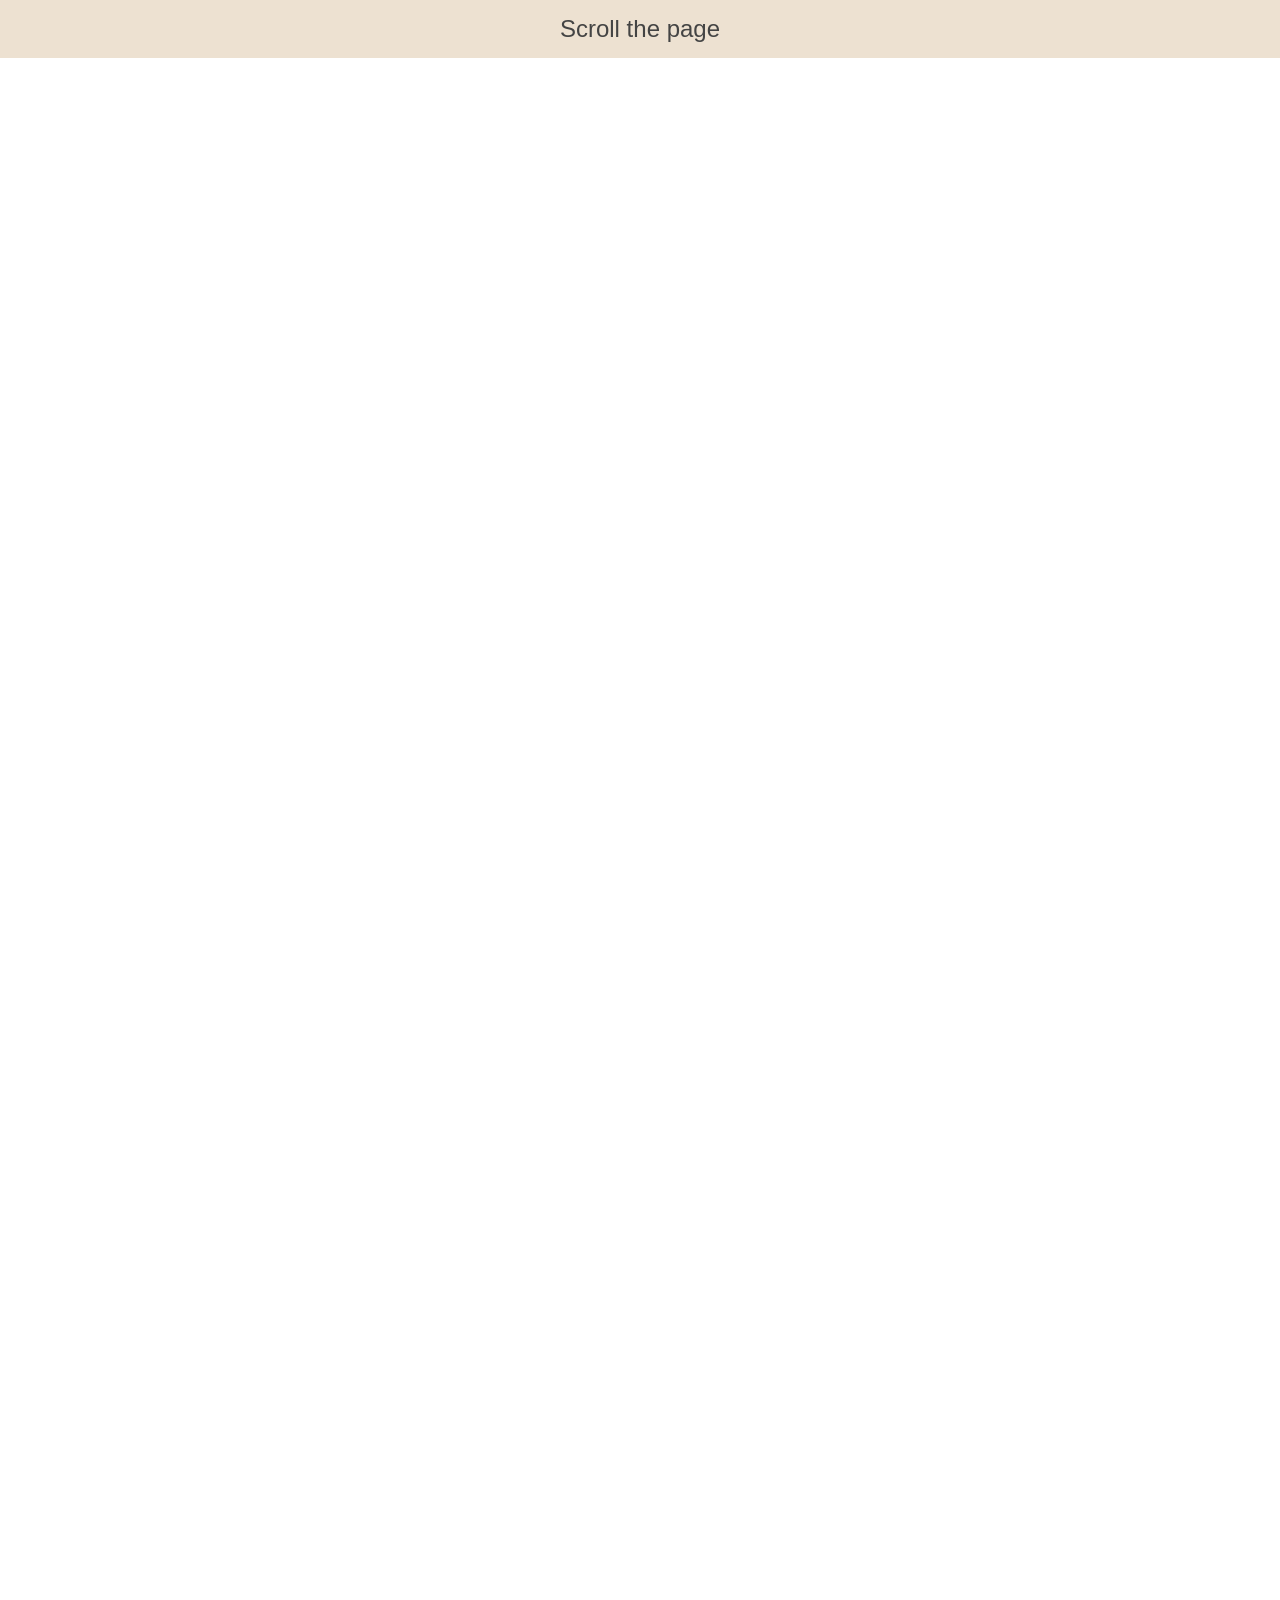
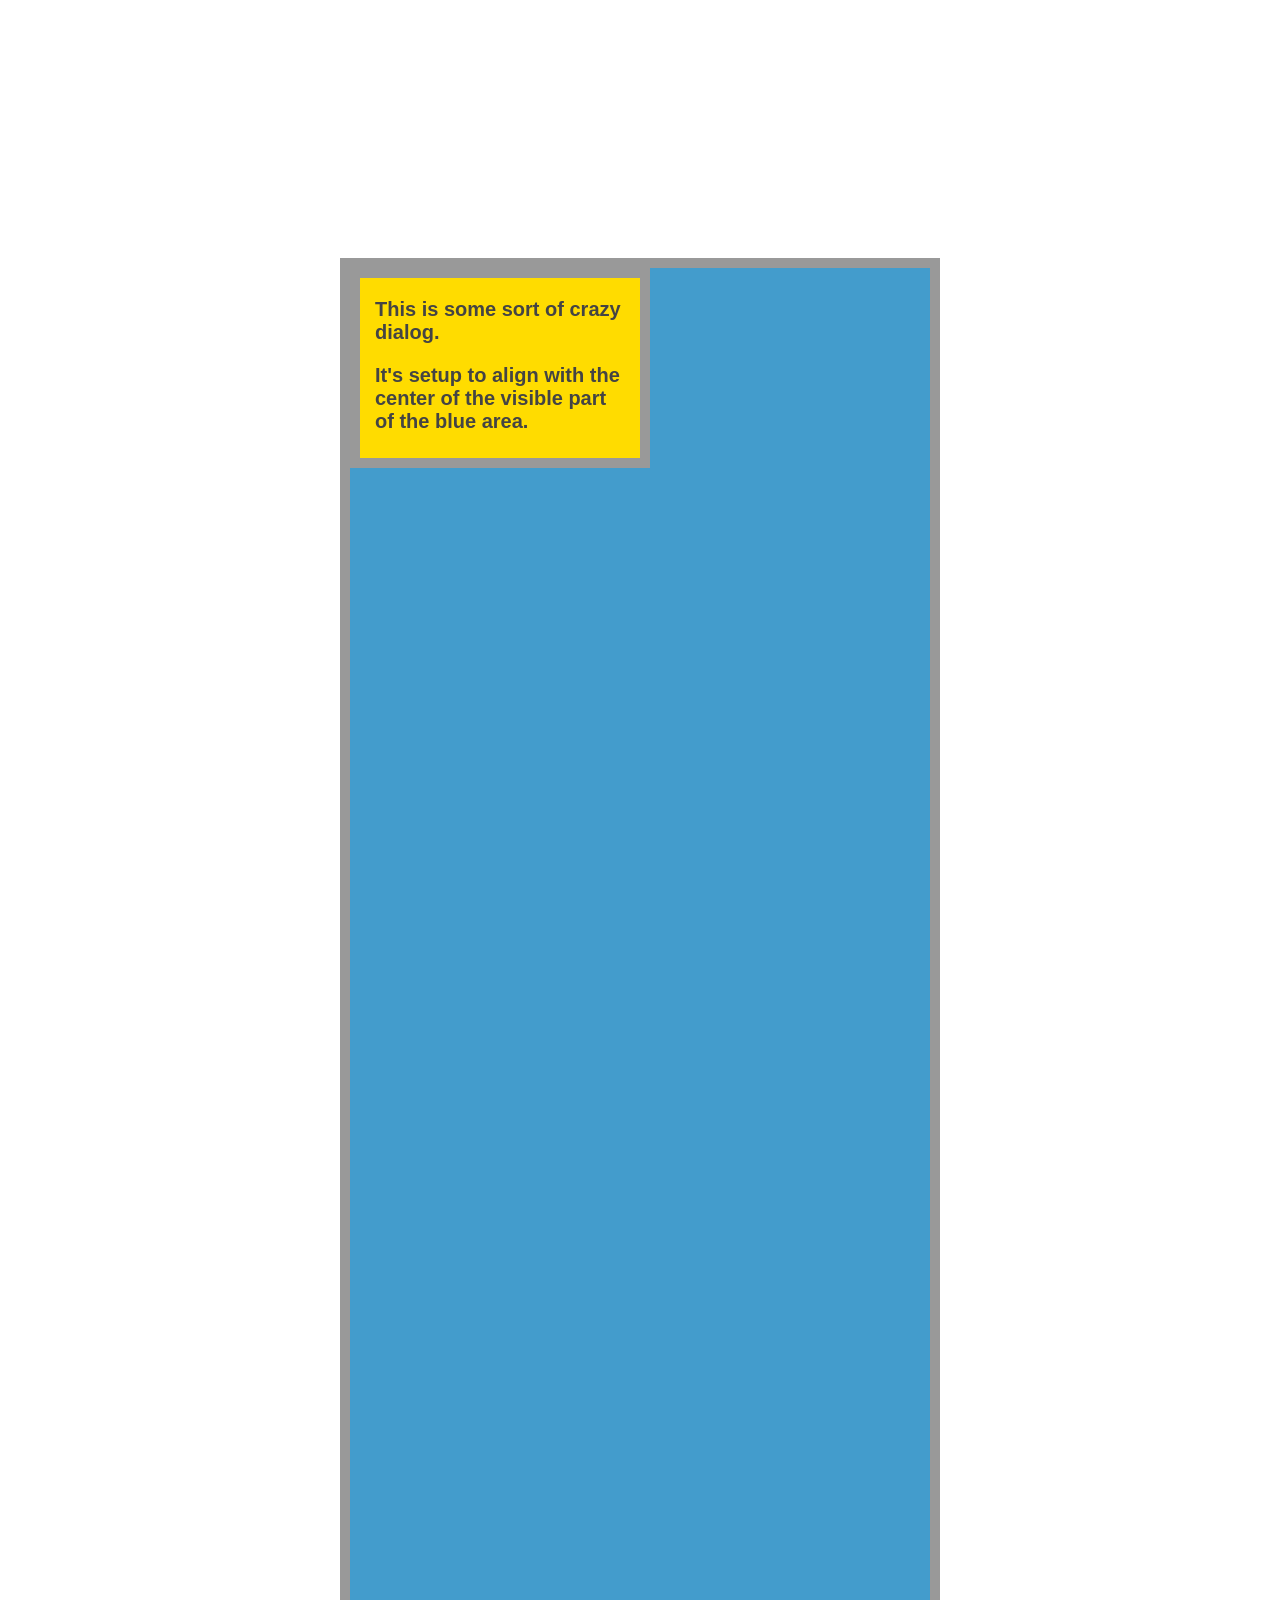
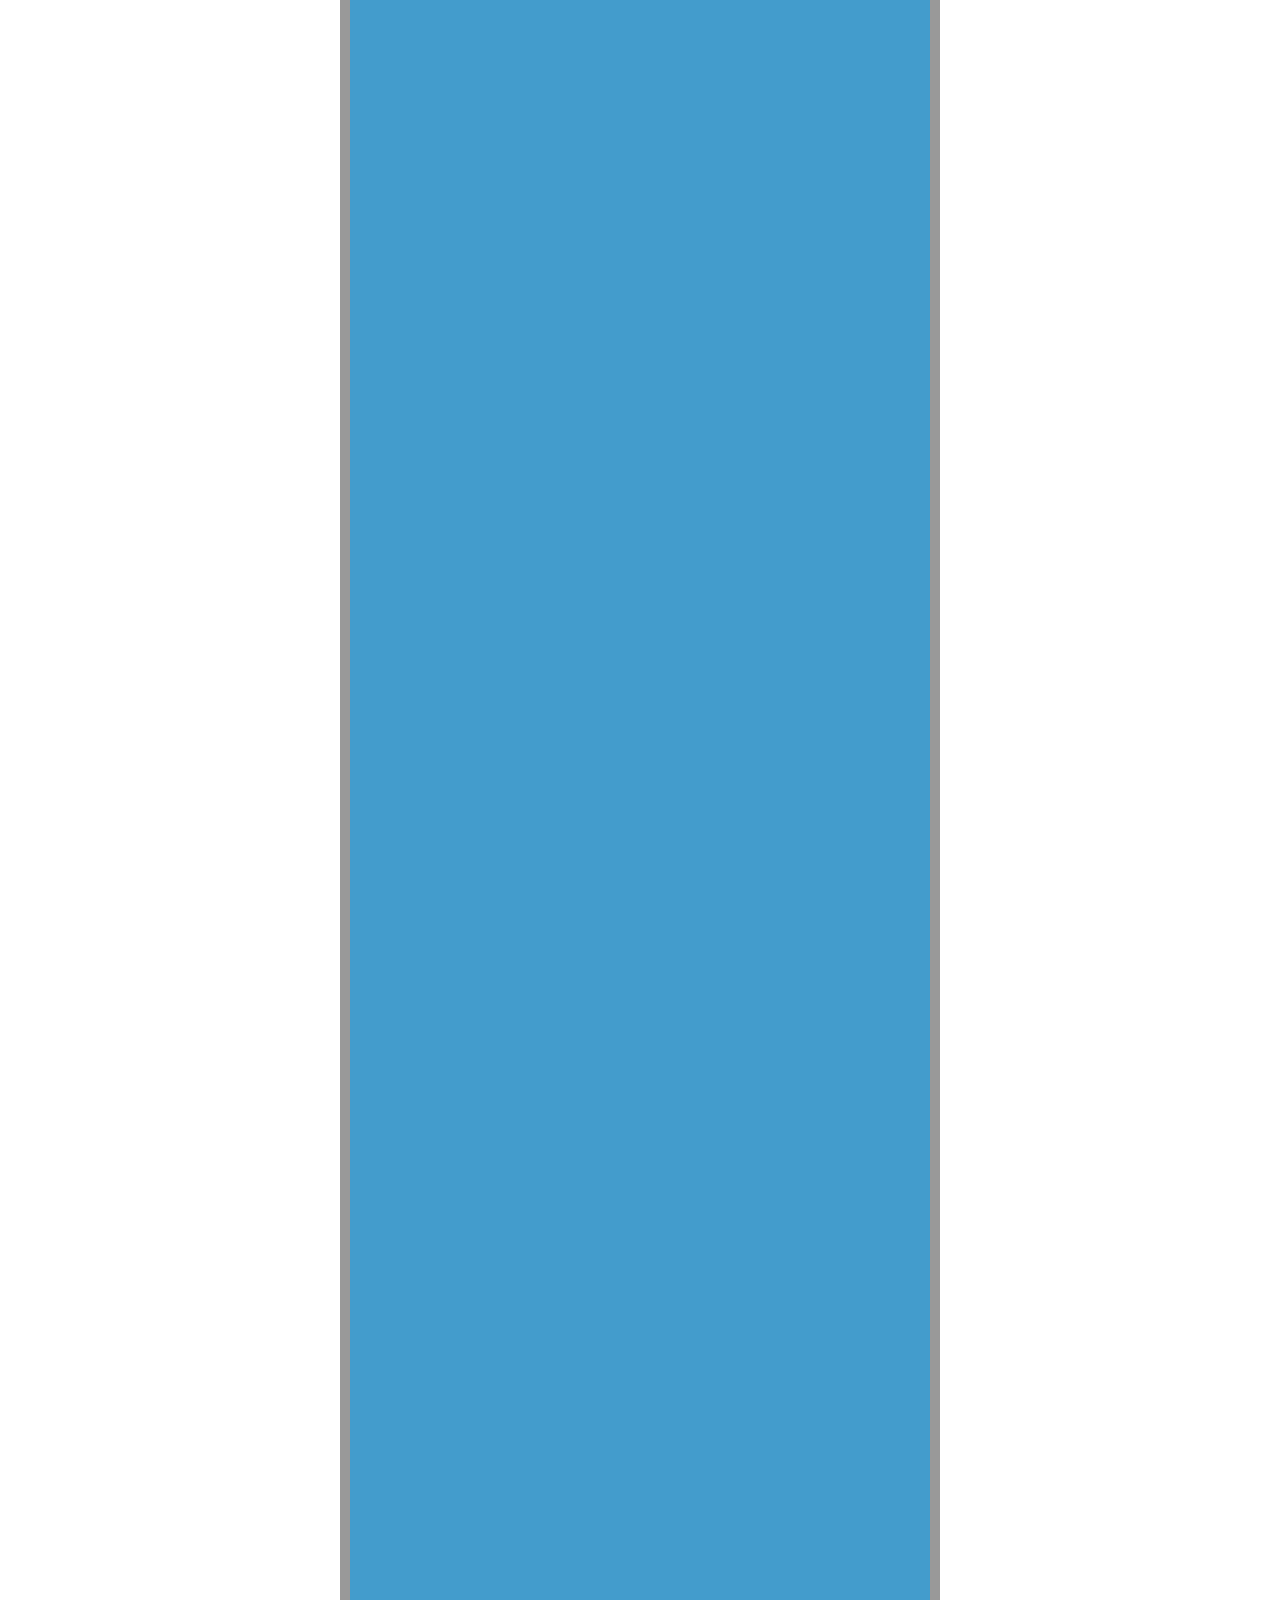
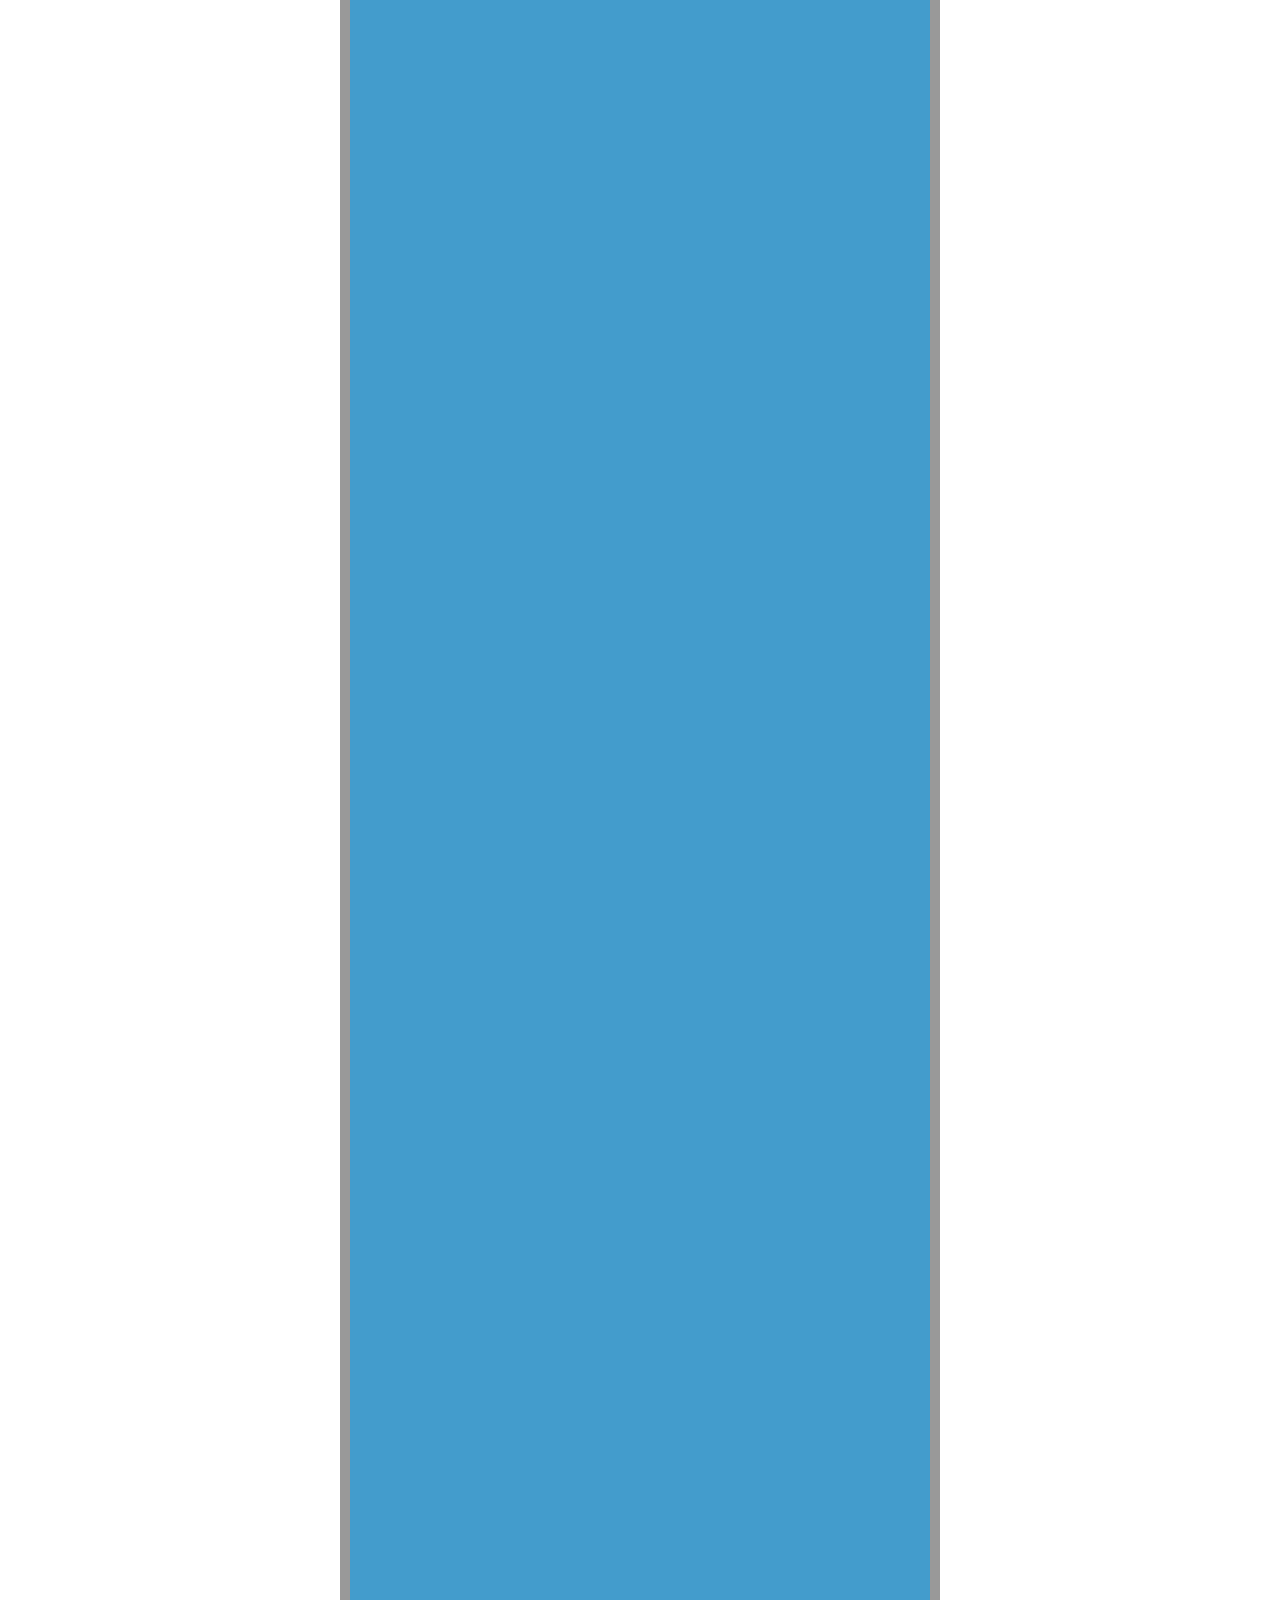
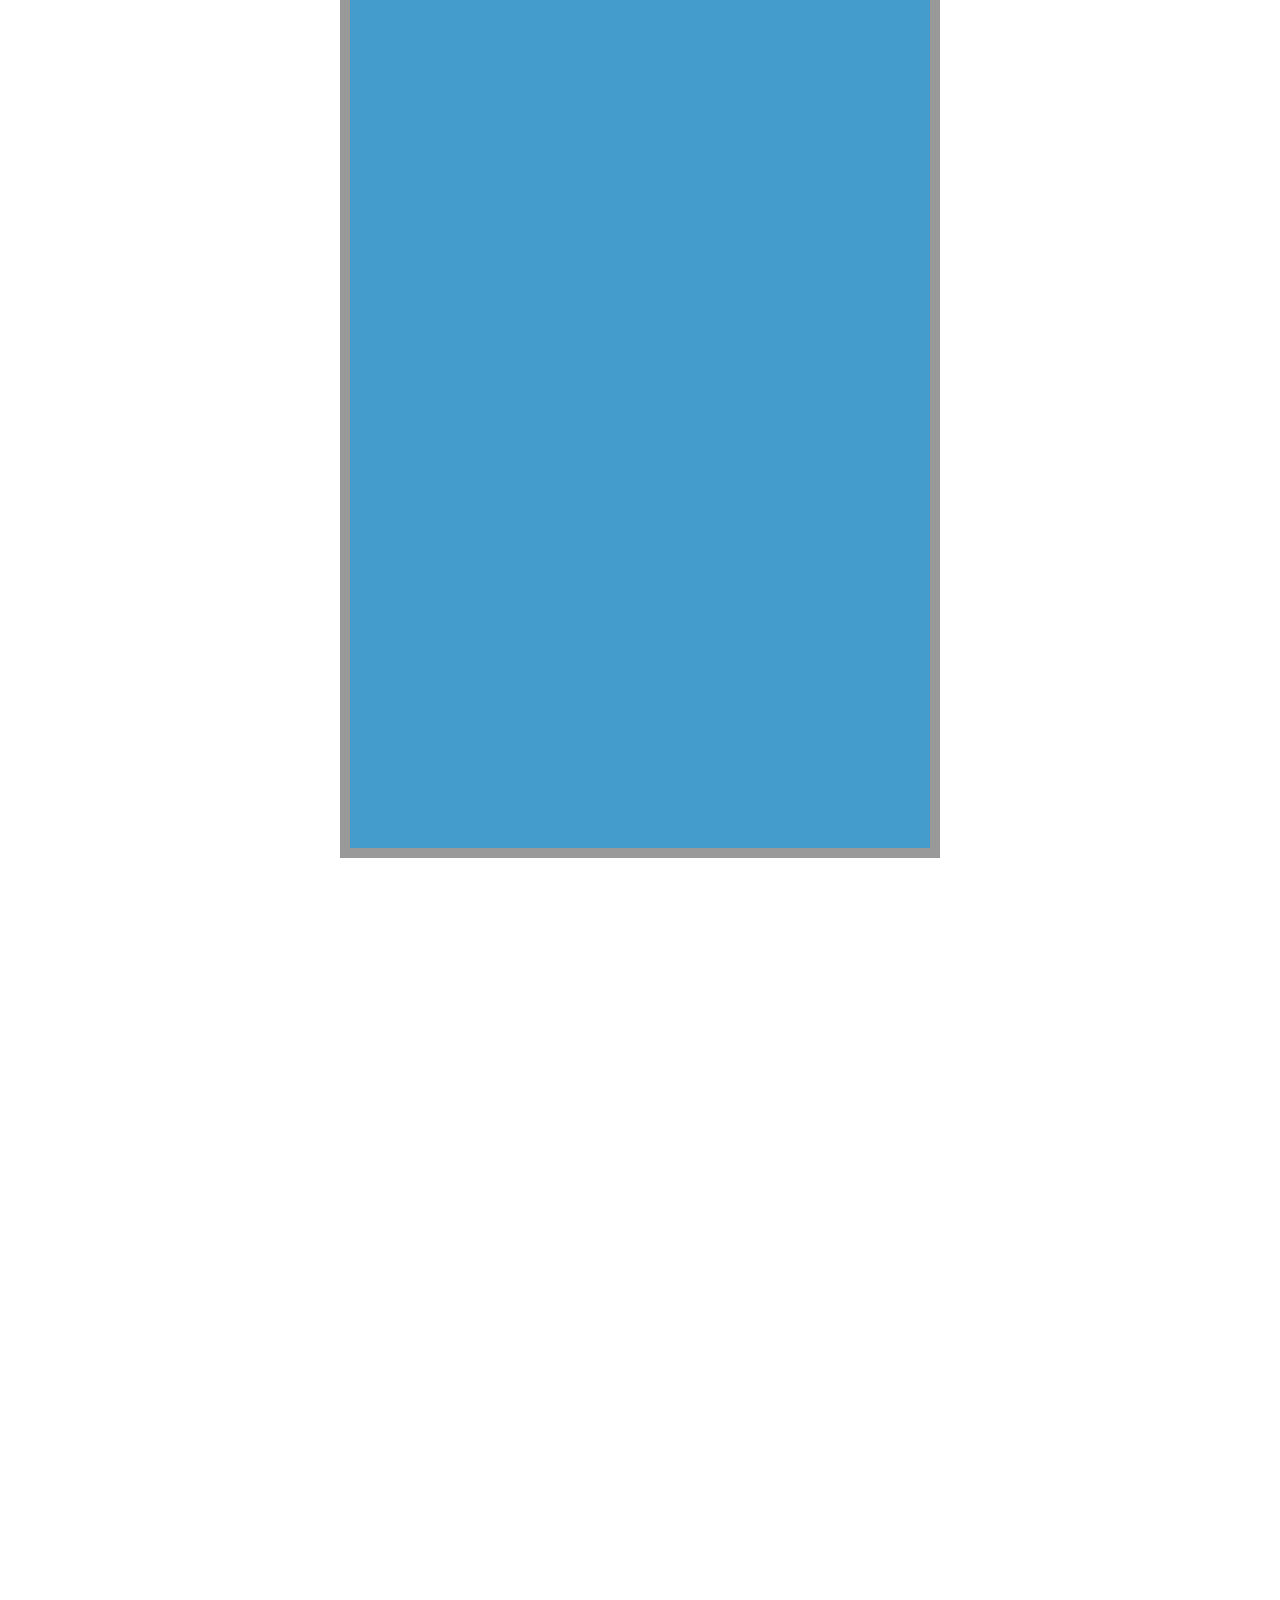
<file: node_modules/bootstrap/node_modules/tether/examples/content-visible/index.html>
<!DOCTYPE html>
<html>
    <head>
        <link rel="stylesheet" href="../resources/css/base.css" />
    </head>
    <body>

    <div class="instructions">Scroll the page</div>

    <style>
      .instructions {
        width: 100%;
        text-align: center;
        font-size: 24px;
        padding: 15px;
        background-color: rgba(210, 180, 140, 0.4);
      }

      * {
        box-sizing: border-box;
      }
      body {
        min-height: 1200vh;
        height: 100%;
      }

      .content-box {
        width: 600px;
        border: 10px solid #999;
        height: 600vh;
        background-color: #439CCC;
        margin: 200vh auto;
      }
      .element {
        border: 10px solid #999;
        background-color: #FFDC00;
        width: 300px;
        height: 200px;
        padding: 0 15px;
        font-size: 20px;
        font-weight: bold;
      }
    </style>

    <div class="content-box">
      <div class="element">
        <p>This is some sort of crazy dialog.</p>

        <p>It's setup to align with the center of the visible part of the blue area.</p>
      </div>
    </div>

    <script src="//github.hubspot.com/tether/dist/js/tether.js"></script>
    <script>
      new Tether({
        element: '.element',
        target: '.content-box',
        attachment: 'middle center',
        targetAttachment: 'middle center',
        targetModifier: 'visible'
      });
    </script>
  </body>
</html>
</file>
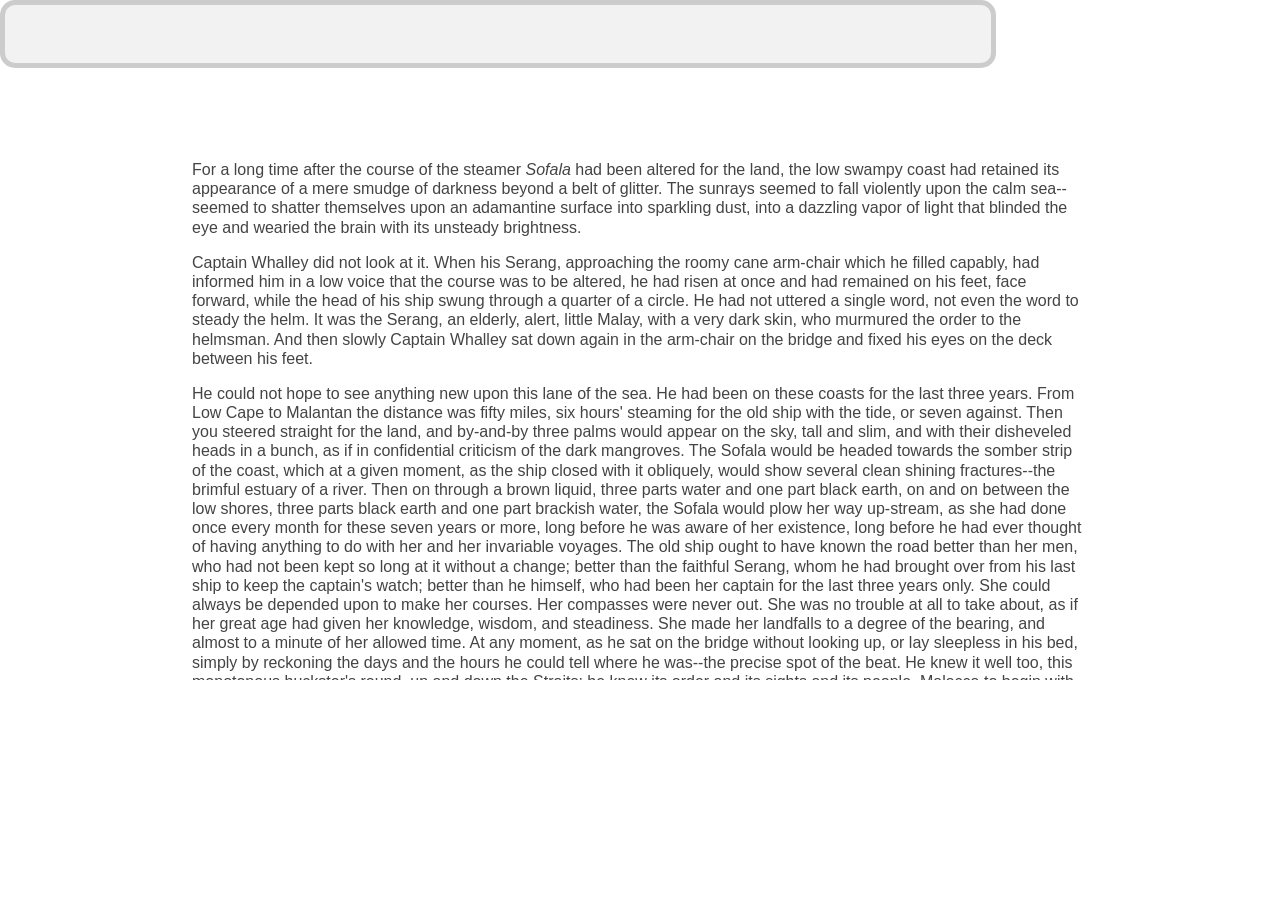
<file: node_modules/bootstrap/node_modules/tether/examples/element-scroll/index.html>
<!DOCTYPE html>
<html>
    <head>
      <link rel="stylesheet" href="../resources/css/base.css" />
    </head>
    <body>

    <div class="scroll">
      <p>For a long time after the course of the steamer <em>Sofala</em> had been
      altered for the land, the low swampy coast had retained its appearance
      of a mere smudge of darkness beyond a belt of glitter. The sunrays
      seemed to fall violently upon the calm sea--seemed to shatter themselves
      upon an adamantine surface into sparkling dust, into a dazzling vapor
      of light that blinded the eye and wearied the brain with its unsteady
      brightness.</p>

      <p>Captain Whalley did not look at it. When his Serang, approaching the
      roomy cane arm-chair which he filled capably, had informed him in a low
      voice that the course was to be altered, he had risen at once and had
      remained on his feet, face forward, while the head of his ship swung
      through a quarter of a circle. He had not uttered a single word, not
      even the word to steady the helm. It was the Serang, an elderly, alert,
      little Malay, with a very dark skin, who murmured the order to the
      helmsman. And then slowly Captain Whalley sat down again in the
      arm-chair on the bridge and fixed his eyes on the deck between his feet.</p>

      <p>He could not hope to see anything new upon this lane of the sea. He had
      been on these coasts for the last three years. From Low Cape to Malantan
      the distance was fifty miles, six hours' steaming for the old ship with
      the tide, or seven against. Then you steered straight for the land, and
      by-and-by three palms would appear on the sky, tall and slim, and with
      their disheveled heads in a bunch, as if in confidential criticism of
      the dark mangroves. The Sofala would be headed towards the somber
      strip of the coast, which at a given moment, as the ship closed with
      it obliquely, would show several clean shining fractures--the brimful
      estuary of a river. Then on through a brown liquid, three parts water
      and one part black earth, on and on between the low shores, three parts
      black earth and one part brackish water, the Sofala would plow her way
      up-stream, as she had done once every month for these seven years or
      more, long before he was aware of her existence, long before he had ever
      thought of having anything to do with her and her invariable voyages.
      The old ship ought to have known the road better than her men, who had
      not been kept so long at it without a change; better than the faithful
      Serang, whom he had brought over from his last ship to keep the
      captain's watch; better than he himself, who had been her captain for
      the last three years only. She could always be depended upon to make her
      courses. Her compasses were never out. She was no trouble at all to
      take about, as if her great age had given her knowledge, wisdom, and
      steadiness. She made her landfalls to a degree of the bearing, and
      almost to a minute of her allowed time. At any moment, as he sat on
      the bridge without looking up, or lay sleepless in his bed, simply by
      reckoning the days and the hours he could tell where he was--the precise
      spot of the beat. He knew it well too, this monotonous huckster's
      round, up and down the Straits; he knew its order and its sights and its
      people. Malacca to begin with, in at daylight and out at dusk, to cross
      over with a rigid phosphorescent wake this highway of the Far East.
      Darkness and gleams on the water, clear stars on a black sky, perhaps
      the lights of a home steamer keeping her unswerving course in the
      middle, or maybe the elusive shadow of a native craft with her mat sails
      flitting by silently--and the low land on the other side in sight
      at daylight. At noon the three palms of the next place of call, up a
      sluggish river. The only white man residing there was a retired young
      sailor, with whom he had become friendly in the course of many voyages.
      Sixty miles farther on there was another place of call, a deep bay with
      only a couple of houses on the beach. And so on, in and out, picking
      up coastwise cargo here and there, and finishing with a hundred miles'
      steady steaming through the maze of an archipelago of small islands up
      to a large native town at the end of the beat. There was a three days'
      rest for the old ship before he started her again in inverse order,
      seeing the same shores from another bearing, hearing the same voices
      in the same places, back again to the Sofala's port of registry on
      the great highway to the East, where he would take up a berth nearly
      opposite the big stone pile of the harbor office till it was time to
      start again on the old round of 1600 miles and thirty days. Not a very
      enterprising life, this, for Captain Whalley, Henry Whalley, otherwise
      Dare-devil Harry--Whalley of the Condor, a famous clipper in her day.
      No. Not a very enterprising life for a man who had served famous firms,
      who had sailed famous ships (more than one or two of them his own); who
      had made famous passages, had been the pioneer of new routes and new
      trades; who had steered across the unsurveyed tracts of the South Seas,
      and had seen the sun rise on uncharted islands. Fifty years at sea, and
      forty out in the East ("a pretty thorough apprenticeship," he used
      to remark smilingly), had made him honorably known to a generation of
      shipowners and merchants in all the ports from Bombay clear over to
      where the East merges into the West upon the coast of the two Americas.
      His fame remained writ, not very large but plain enough, on the
      Admiralty charts. Was there not somewhere between Australia and China a
      Whalley Island and a Condor Reef? On that dangerous coral formation the
      celebrated clipper had hung stranded for three days, her captain and
      crew throwing her cargo overboard with one hand and with the other, as
      it were, keeping off her a flotilla of savage war-canoes. At that time
      neither the island nor the reef had any official existence. Later the
      officers of her Majesty's steam vessel Fusilier, dispatched to make a
      survey of the route, recognized in the adoption of these two names the
      enterprise of the man and the solidity of the ship. Besides, as anyone
      who cares may see, the "General Directory," vol. ii. p. 410, begins the
      description of the "Malotu or Whalley Passage" with the words: "This
      advantageous route, first discovered in 1850 by Captain Whalley in the
      ship Condor," &amp;c., and ends by recommending it warmly to sailing vessels
      leaving the China ports for the south in the months from December to
      April inclusive.</p>

      <p>This was the clearest gain he had out of life. Nothing could rob him
      of this kind of fame. The piercing of the Isthmus of Suez, like the
      breaking of a dam, had let in upon the East a flood of new ships, new
      men, new methods of trade. It had changed the face of the Eastern seas
      and the very spirit of their life; so that his early experiences meant
      nothing whatever to the new generation of seamen.</p>

      <p>In those bygone days he had handled many thousands of pounds of his
      employers' money and of his own; he had attended faithfully, as by law
      a shipmaster is expected to do, to the conflicting interests of owners,
      charterers, and underwriters. He had never lost a ship or consented to
      a shady transaction; and he had lasted well, outlasting in the end the
      conditions that had gone to the making of his name. He had buried his
      wife (in the Gulf of Petchili), had married off his daughter to the man
      of her unlucky choice, and had lost more than an ample competence in the
      crash of the notorious Travancore and Deccan Banking Corporation, whose
      downfall had shaken the East like an earthquake. And he was sixty-five
      years old.</p>

      <p>His age sat lightly enough on him; and of his ruin he was not ashamed.
      He had not been alone to believe in the stability of the Banking
      Corporation. Men whose judgment in matters of finance was as expert as
      his seamanship had commended the prudence of his investments, and had
      themselves lost much money in the great failure. The only difference
      between him and them was that he had lost his all. And yet not his all.
      There had remained to him from his lost fortune a very pretty little
      bark, Fair Maid, which he had bought to occupy his leisure of a retired
      sailor--"to play with," as he expressed it himself.</p>

      <p>He had formally declared himself tired of the sea the year preceding his
      daughter's marriage. But after the young couple had gone to settle in
      Melbourne he found out that he could not make himself happy on shore. He
      was too much of a merchant sea-captain for mere yachting to satisfy him.
      He wanted the illusion of affairs; and his acquisition of the Fair
      Maid preserved the continuity of his life. He introduced her to his
      acquaintances in various ports as "my last command." When he grew too
      old to be trusted with a ship, he would lay her up and go ashore to be
      buried, leaving directions in his will to have the bark towed out and
      scuttled decently in deep water on the day of the funeral. His daughter
      would not grudge him the satisfaction of knowing that no stranger would
      handle his last command after him. With the fortune he was able to leave
      her, the value of a 500-ton bark was neither here nor there. All this
      would be said with a jocular twinkle in his eye: the vigorous old man
      had too much vitality for the sentimentalism of regret; and a little
      wistfully withal, because he was at home in life, taking a genuine
      pleasure in its feelings and its possessions; in the dignity of his
      reputation and his wealth, in his love for his daughter, and in his
      satisfaction with the ship--the plaything of his lonely leisure.</p>

      <p>He had the cabin arranged in accordance with his simple ideal of comfort
      at sea. A big bookcase (he was a great reader) occupied one side of his
      stateroom; the portrait of his late wife, a flat bituminous oil-painting
      representing the profile and one long black ringlet of a young woman,
      faced his bed-place. Three chronometers ticked him to sleep and greeted
      him on waking with the tiny competition of their beats. He rose at five
      every day. The officer of the morning watch, drinking his early cup
      of coffee aft by the wheel, would hear through the wide orifice of the
      copper ventilators all the splashings, blowings, and splutterings of
      his captain's toilet. These noises would be followed by a sustained
      deep murmur of the Lord's Prayer recited in a loud earnest voice. Five
      minutes afterwards the head and shoulders of Captain Whalley emerged
      out of the companion-hatchway. Invariably he paused for a while on the
      stairs, looking all round at the horizon; upwards at the trim of the
      sails; inhaling deep draughts of the fresh air. Only then he would step
      out on the poop, acknowledging the hand raised to the peak of the cap
      with a majestic and benign "Good morning to you." He walked the deck
      till eight scrupulously. Sometimes, not above twice a year, he had to
      use a thick cudgel-like stick on account of a stiffness in the hip--a
      slight touch of rheumatism, he supposed. Otherwise he knew nothing of
      the ills of the flesh. At the ringing of the breakfast bell he went
      below to feed his canaries, wind up the chronometers, and take the
      head of the table. From there he had before his eyes the big carbon
      photographs of his daughter, her husband, and two fat-legged babies
      --his grandchildren--set in black frames into the maplewood bulkheads
      of the cuddy. After breakfast he dusted the glass over these portraits
      himself with a cloth, and brushed the oil painting of his wife with a
      plumate kept suspended from a small brass hook by the side of the heavy
      gold frame. Then with the door of his stateroom shut, he would sit down
      on the couch under the portrait to read a chapter out of a thick pocket
      Bible--her Bible. But on some days he only sat there for half an hour
      with his finger between the leaves and the closed book resting on his
      knees. Perhaps he had remembered suddenly how fond of boat-sailing she
      used to be.</p>

      <p>She had been a real shipmate and a true woman too. It was like an
      article of faith with him that there never had been, and never could be,
      a brighter, cheerier home anywhere afloat or ashore than his home under
      the poop-deck of the Condor, with the big main cabin all white and gold,
      garlanded as if for a perpetual festival with an unfading wreath. She
      had decorated the center of every panel with a cluster of home flowers.
      It took her a twelvemonth to go round the cuddy with this labor of love.
      To him it had remained a marvel of painting, the highest achievement of
      taste and skill; and as to old Swinburne, his mate, every time he
      came down to his meals he stood transfixed with admiration before the
      progress of the work. You could almost smell these roses, he declared,
      sniffing the faint flavor of turpentine which at that time pervaded the
      saloon, and (as he confessed afterwards) made him somewhat less hearty
      than usual in tackling his food. But there was nothing of the sort to
      interfere with his enjoyment of her singing. "Mrs. Whalley is a regular
      out-and-out nightingale, sir," he would pronounce with a judicial air
      after listening profoundly over the skylight to the very end of the
      piece. In fine weather, in the second dog-watch, the two men could hear
      her trills and roulades going on to the accompaniment of the piano in
      the cabin. On the very day they got engaged he had written to London
      for the instrument; but they had been married for over a year before it
      reached them, coming out round the Cape. The big case made part of the
      first direct general cargo landed in Hong-kong harbor--an event that to
      the men who walked the busy quays of to-day seemed as hazily remote as
      the dark ages of history. But Captain Whalley could in a half hour of
      solitude live again all his life, with its romance, its idyl, and its
      sorrow. He had to close her eyes himself. She went away from under the
      ensign like a sailor's wife, a sailor herself at heart. He had read
      the service over her, out of her own prayer-book, without a break in his
      voice. When he raised his eyes he could see old Swinburne facing him
      with his cap pressed to his breast, and his rugged, weather-beaten,
      impassive face streaming with drops of water like a lump of chipped red
      granite in a shower. It was all very well for that old sea-dog to cry.
      He had to read on to the end; but after the splash he did not remember
      much of what happened for the next few days. An elderly sailor of the
      crew, deft at needlework, put together a mourning frock for the child
      out of one of her black skirts.</p>

      <p>He was not likely to forget; but you cannot dam up life like a sluggish
      stream. It will break out and flow over a man's troubles, it will close
      upon a sorrow like the sea upon a dead body, no matter how much love has
      gone to the bottom. And the world is not bad. People had been very
      kind to him; especially Mrs. Gardner, the wife of the senior partner
      in Gardner, Patteson, &amp; Co., the owners of the Condor. It was she who
      volunteered to look after the little one, and in due course took her to
      England (something of a journey in those days, even by the overland
      mail route) with her own girls to finish her education. It was ten years
      before he saw her again.</p>

      <p>As a little child she had never been frightened of bad weather; she
      would beg to be taken up on deck in the bosom of his oilskin coat to
      watch the big seas hurling themselves upon the Condor. The swirl and
      crash of the waves seemed to fill her small soul with a breathless
      delight. "A good boy spoiled," he used to say of her in joke. He had
      named her Ivy because of the sound of the word, and obscurely fascinated
      by a vague association of ideas. She had twined herself tightly round
      his heart, and he intended her to cling close to her father as to a
      tower of strength; forgetting, while she was little, that in the nature
      of things she would probably elect to cling to someone else. But
      he loved life well enough for even that event to give him a certain
      satisfaction, apart from his more intimate feeling of loss.</p>

      <p>After he had purchased the Fair Maid to occupy his loneliness, he
      hastened to accept a rather unprofitable freight to Australia simply for
      the opportunity of seeing his daughter in her own home. What made him
      dissatisfied there was not to see that she clung now to somebody else,
      but that the prop she had selected seemed on closer examination "a
      rather poor stick"--even in the matter of health. He disliked his
      son-in-law's studied civility perhaps more than his method of
      handling the sum of money he had given Ivy at her marriage. But of his
      apprehensions he said nothing. Only on the day of his departure, with
      the hall-door open already, holding her hands and looking steadily into
      her eyes, he had said, "You know, my dear, all I have is for you and the
      chicks. Mind you write to me openly." She had answered him by an almost
      imperceptible movement of her head. She resembled her mother in
      the color of her eyes, and in character--and also in this, that she
      understood him without many words.</p>

      <p>Sure enough she had to write; and some of these letters made Captain
      Whalley lift his white eye-brows. For the rest he considered he was
      reaping the true reward of his life by being thus able to produce on
      demand whatever was needed. He had not enjoyed himself so much in a
      way since his wife had died. Characteristically enough his son-in-law's
      punctuality in failure caused him at a distance to feel a sort of
      kindness towards the man. The fellow was so perpetually being jammed on
      a lee shore that to charge it all to his reckless navigation would be
      manifestly unfair. No, no! He knew well what that meant. It was bad
      luck. His own had been simply marvelous, but he had seen in his life too
      many good men--seamen and others--go under with the sheer weight of bad
      luck not to recognize the fatal signs. For all that, he was cogitating
      on the best way of tying up very strictly every penny he had to leave,
      when, with a preliminary rumble of rumors (whose first sound reached
      him in Shanghai as it happened), the shock of the big failure came;
      and, after passing through the phases of stupor, of incredulity, of
      indignation, he had to accept the fact that he had nothing to speak of
      to leave.</p>

      <p>Upon that, as if he had only waited for this catastrophe, the unlucky
      man, away there in Melbourne, gave up his unprofitable game, and sat
      down--in an invalid's bath-chair at that too. "He will never walk
      again," wrote the wife. For the first time in his life Captain Whalley
      was a bit staggered.</p>

      <p>The Fair Maid had to go to work in bitter earnest now. It was no longer
      a matter of preserving alive the memory of Dare-devil Harry Whalley in
      the Eastern Seas, or of keeping an old man in pocket-money and clothes,
      with, perhaps, a bill for a few hundred first-class cigars thrown in at
      the end of the year. He would have to buckle-to, and keep her going hard
      on a scant allowance of gilt for the ginger-bread scrolls at her stem
      and stern.</p>

      <p>This necessity opened his eyes to the fundamental changes of the world.
      Of his past only the familiar names remained, here and there, but
      the things and the men, as he had known them, were gone. The name of
      Gardner, Patteson, &amp; Co. was still displayed on the walls of warehouses
      by the waterside, on the brass plates and window-panes in the business
      quarters of more than one Eastern port, but there was no longer a
      Gardner or a Patteson in the firm. There was no longer for Captain
      Whalley an arm-chair and a welcome in the private office, with a bit of
      business ready to be put in the way of an old friend, for the sake of
      bygone services. The husbands of the Gardner girls sat behind the desks
      in that room where, long after he had left the employ, he had kept his
      right of entrance in the old man's time. Their ships now had yellow
      funnels with black tops, and a time-table of appointed routes like a
      confounded service of tramways. The winds of December and June were all
      one to them; their captains (excellent young men he doubted not) were,
      to be sure, familiar with Whalley Island, because of late years the
      Government had established a white fixed light on the north end (with
      a red danger sector over the Condor Reef), but most of them would have
      been extremely surprised to hear that a flesh-and-blood Whalley still
      existed--an old man going about the world trying to pick up a cargo here
      and there for his little bark.</p>

      <p>And everywhere it was the same. Departed the men who would have nodded
      appreciatively at the mention of his name, and would have thought
      themselves bound in honor to do something for Dare-devil Harry Whalley.
      Departed the opportunities which he would have known how to seize; and
      gone with them the white-winged flock of clippers that lived in the
      boisterous uncertain life of the winds, skimming big fortunes out of
      the foam of the sea. In a world that pared down the profits to an
      irreducible minimum, in a world that was able to count its disengaged
      tonnage twice over every day, and in which lean charters were snapped up
      by cable three months in advance, there were no chances of fortune for
      an individual wandering haphazard with a little bark--hardly indeed any
      room to exist.</p>

      <p>He found it more difficult from year to year. He suffered greatly from
      the smallness of remittances he was able to send his daughter. Meantime
      he had given up good cigars, and even in the matter of inferior cheroots
      limited himself to six a day. He never told her of his difficulties, and
      she never enlarged upon her struggle to live. Their confidence in each
      other needed no explanations, and their perfect understanding endured
      without protestations of gratitude or regret. He would have been shocked
      if she had taken it into her head to thank him in so many words, but
      he found it perfectly natural that she should tell him she needed two
      hundred pounds.</p>

      <p>He had come in with the Fair Maid in ballast to look for a freight in
      the Sofala's port of registry, and her letter met him there. Its tenor
      was that it was no use mincing matters. Her only resource was in opening
      a boarding-house, for which the prospects, she judged, were good. Good
      enough, at any rate, to make her tell him frankly that with two hundred
      pounds she could make a start. He had torn the envelope open, hastily,
      on deck, where it was handed to him by the ship-chandler's runner, who
      had brought his mail at the moment of anchoring. For the second time
      in his life he was appalled, and remained stock-still at the cabin door
      with the paper trembling between his fingers. Open a boarding-house! Two
      hundred pounds for a start! The only resource! And he did not know where
      to lay his hands on two hundred pence.</p>

      <p>All that night Captain Whalley walked the poop of his anchored ship, as
      though he had been about to close with the land in thick weather, and
      uncertain of his position after a run of many gray days without a sight
      of sun, moon, or stars. The black night twinkled with the guiding lights
      of seamen and the steady straight lines of lights on shore; and all
      around the Fair Maid the riding lights of ships cast trembling trails
      upon the water of the roadstead. Captain Whalley saw not a gleam
      anywhere till the dawn broke and he found out that his clothing was
      soaked through with the heavy dew.</p>

      <p>His ship was awake. He stopped short, stroked his wet beard, and
      descended the poop ladder backwards, with tired feet. At the sight
      of him the chief officer, lounging about sleepily on the quarterdeck,
      remained open-mouthed in the middle of a great early-morning yawn.</p>

      <p>"Good morning to you," pronounced Captain Whalley solemnly, passing into
      the cabin. But he checked himself in the doorway, and without looking
      back, "By the bye," he said, "there should be an empty wooden case put
      away in the lazarette. It has not been broken up--has it?"</p>

      <p>The mate shut his mouth, and then asked as if dazed, "What empty case,
      sir?"</p>

      <p>"A big flat packing-case belonging to that painting in my room. Let it
      be taken up on deck and tell the carpenter to look it over. I may want
      to use it before long."</p>

      <p>The chief officer did not stir a limb till he had heard the door of the
      captain's state-room slam within the cuddy. Then he beckoned aft the
      second mate with his forefinger to tell him that there was something "in
      the wind."</p>

      <p>When the bell rang Captain Whalley's authoritative voice boomed out
      through a closed door, "Sit down and don't wait for me." And his
      impressed officers took their places, exchanging looks and whispers
      across the table. What! No breakfast? And after apparently knocking
      about all night on deck, too! Clearly, there was something in the wind.
      In the skylight above their heads, bowed earnestly over the plates,
      three wire cages rocked and rattled to the restless jumping of the
      hungry canaries; and they could detect the sounds of their "old
      man's" deliberate movements within his state-room. Captain Whalley was
      methodically winding up the chronometers, dusting the portrait of
      his late wife, getting a clean white shirt out of the drawers, making
      himself ready in his punctilious unhurried manner to go ashore. He could
      not have swallowed a single mouthful of food that morning. He had made
      up his mind to sell the Fair Maid.</p>
    </div>

    <div class="pointer"></div>

    <style>
      body {
        cursor: pointer;
      }
      .scroll {
        height: 80vh;
        width: 80vw;
        max-height: 600px;
        position: fixed;
        top: 5em;
        left: 10vw;

        overflow-y: scroll;
        padding: 4em;
        box-sizing: border-box;
        line-height: 1.2;
      }
      .scroll::-webkit-scrollbar, .scroll::-webkit-scrollbar-track, .scroll::-webkit-scrollbar-thumb {
        display: none;
      }

      .pointer {
        height: 3.6em;
        width: 77vw;
        border: 5px solid #CCC;
        border-radius: 15px;
        background-color: rgba(0, 0, 0, 0.05);
        pointer-events: none;
      }
      .highlight {
        background-color: rgba(255, 255, 0, 0.3);
      }
      .hover {
        background-color: rgba(0, 255, 255, 0.2);
      }
    </style>

    <script src="//github.hubspot.com/tether/dist/js/tether.js"></script>
    <script>
      var pointer = document.querySelector('.pointer');
      var scroll = document.querySelector('.scroll');

      // This creates the pointer tether and links it up
      // with the scroll handle
      new Tether({
        element: pointer,
        target: scroll,
        attachment: 'middle right',
        targetAttachment: 'middle left',
        targetModifier: 'scroll-handle'
      });

      // Everything after this is for the highlighting effect
      var paras = document.querySelectorAll('p');
      for(var i=paras.length; i--;){
        var sents = paras[i].innerHTML.split('.');
        for (var j=sents.length; j--;){
          if (sents[j].trim().length)
            sents[j] = '<span>' + sents[j] + '.</span>';
        }
        paras[i].innerHTML = sents.join('');
      }

      var spans = document.querySelectorAll('p span');

      function highlight(){
        if (!spans) return;

        var bar = pointer.getBoundingClientRect();

        for (var i=spans.length; i--;){
          var coord = spans[i].getBoundingClientRect();

          if (bar.top < coord.top && bar.bottom > coord.top){
            spans[i].classList.add('hover');
          } else if (spans[i].classList.contains('hover')) {
            spans[i].classList.remove('hover');
          }
        }

        requestAnimationFrame(highlight);
      }

      highlight();

      document.body.addEventListener('click', function(){
        var els = document.querySelectorAll('.hover');
        for (var i=els.length; i--;)
          els[i].classList.toggle('highlight');
      });
    </script>
  </body>
</html>
</file>
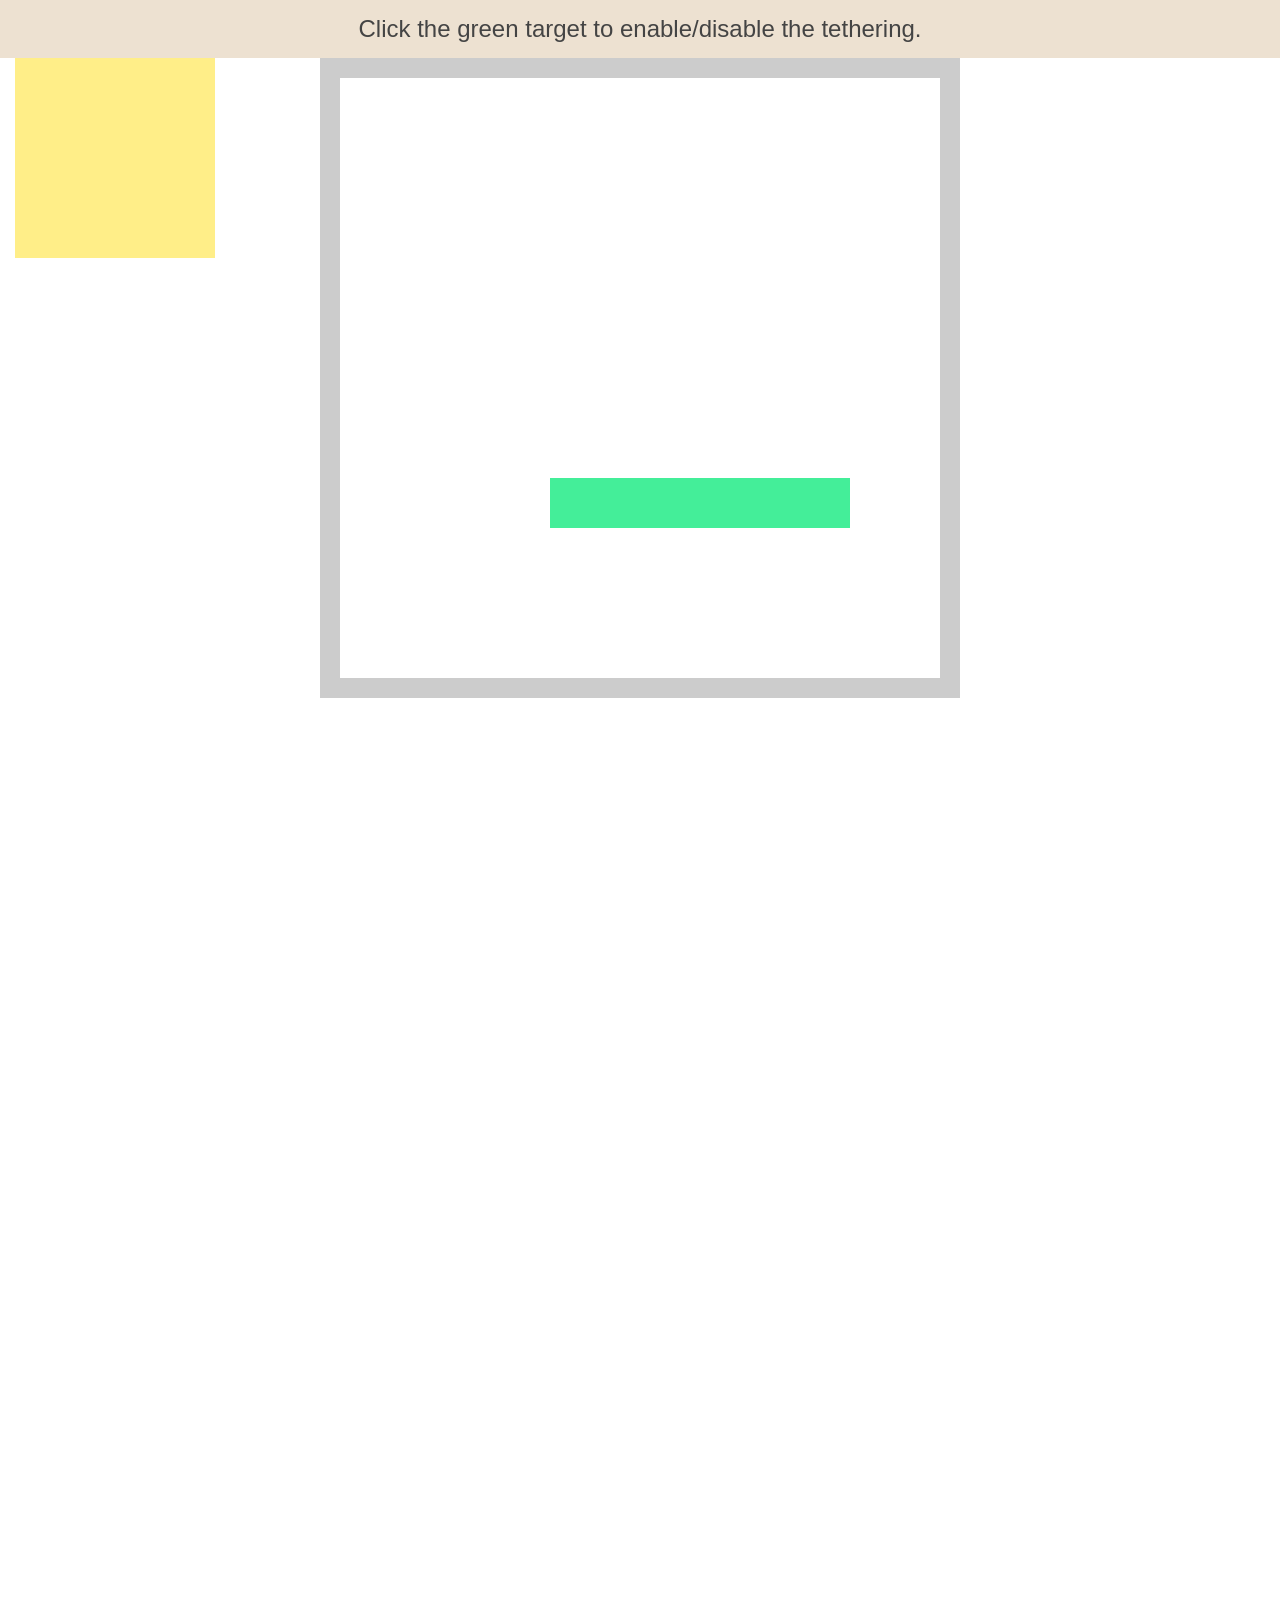
<file: node_modules/bootstrap/node_modules/tether/examples/enable-disable/index.html>
<!DOCTYPE html>
<html>
    <head>
        <meta charset="utf-8">
        <meta http-equiv="X-UA-Compatible" content="chrome=1">
        <meta name="viewport" content="width=device-width, initial-scale=1, user-scalable=no">
        <link rel="stylesheet" href="../resources/css/base.css" />
        <link rel="stylesheet" href="../common/css/style.css" />
    </head>
    <body>
        <div class="instructions">Click the green target to enable/disable the tethering.</div>

        <div class="element"></div>
        <div class="container">
            <div class="pad"></div>
            <div class="target"></div>
            <div class="pad"></div>
        </div>

        <script src="//github.hubspot.com/tether/dist/js/tether.js"></script>
        <script>
            var tether = new Tether({
                element: '.element',
                target: '.target',
                attachment: 'top left',
                targetAttachment: 'top right'
            });

            document.querySelector('.target').addEventListener('click', function(){
                if (tether.enabled)
                    tether.disable();
                else
                    tether.enable();
            });
        </script>
    </body>
</html>
</file>
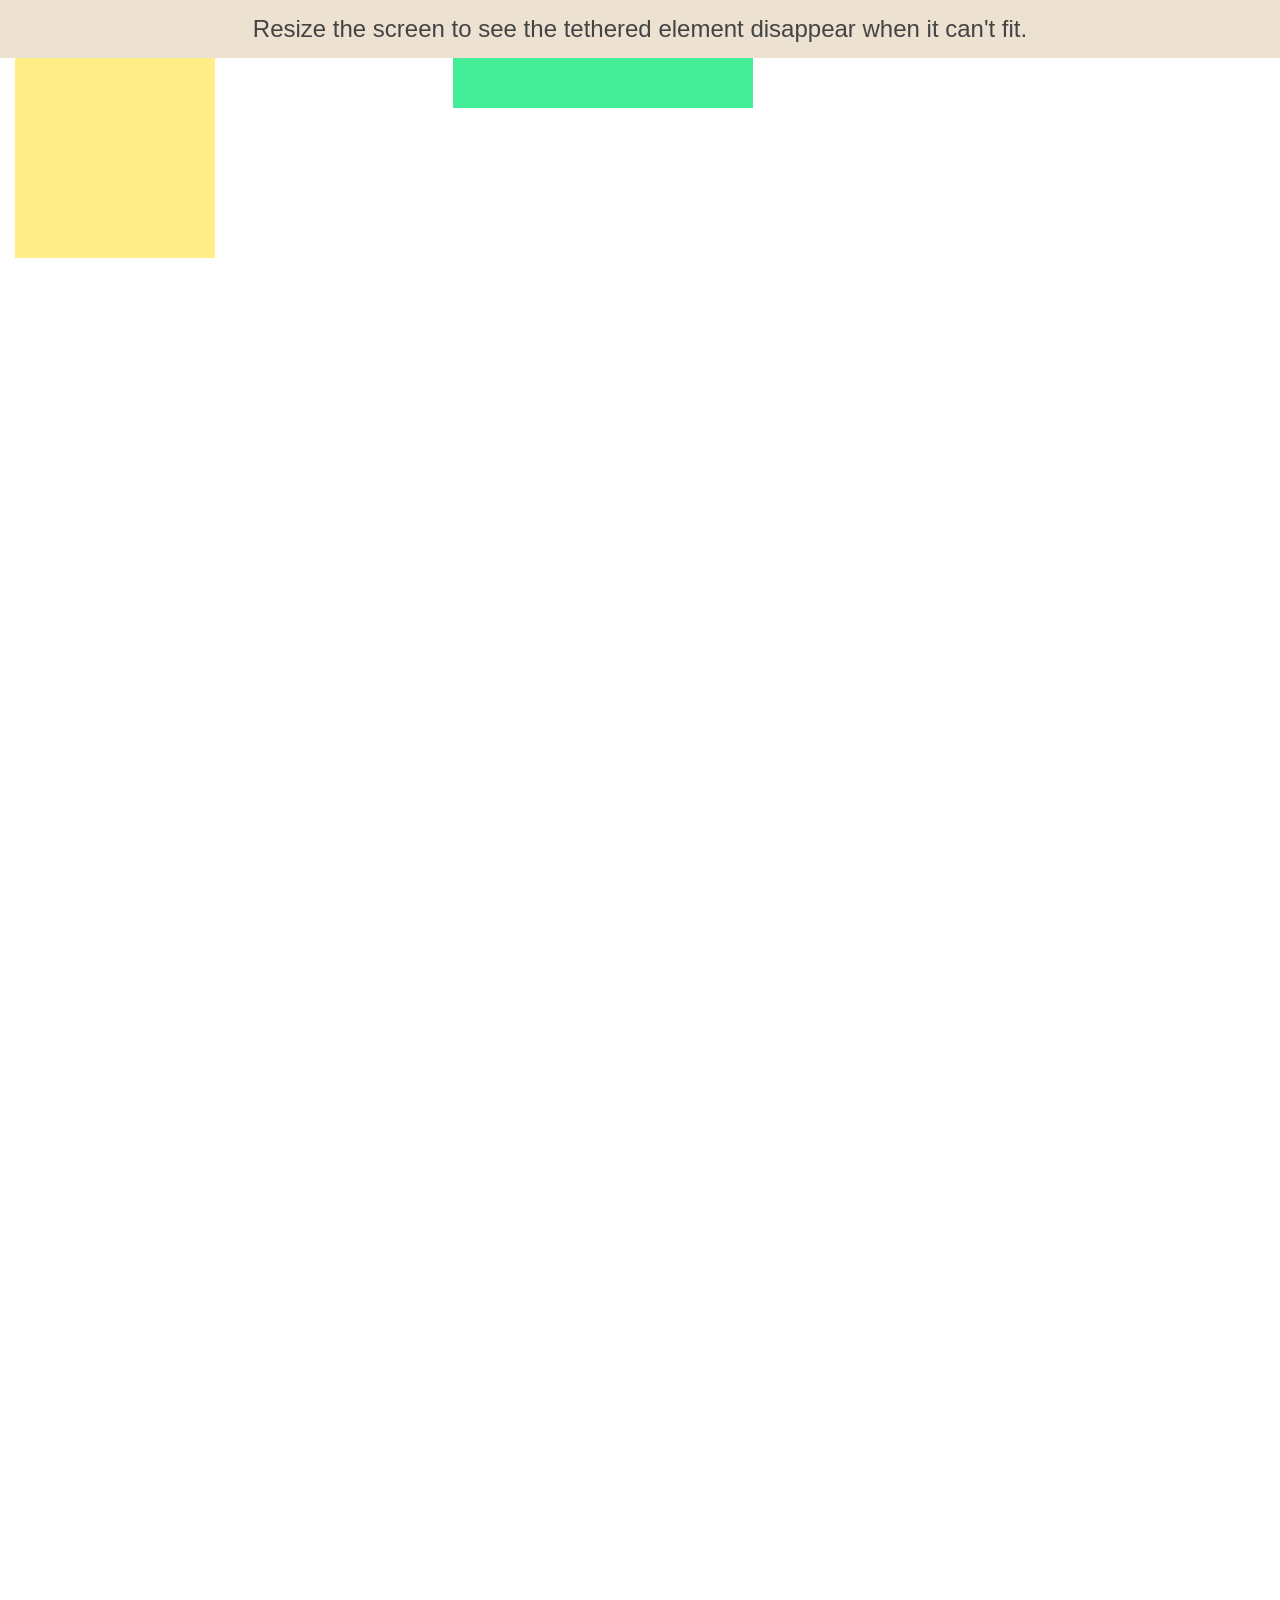
<file: node_modules/bootstrap/node_modules/tether/examples/out-of-bounds/index.html>
<!DOCTYPE html>
<html>
    <head>
        <meta charset="utf-8">
        <meta http-equiv="X-UA-Compatible" content="chrome=1">
        <meta name="viewport" content="width=device-width, initial-scale=1, user-scalable=no">
        <link rel="stylesheet" href="../resources/css/base.css" />
        <link rel="stylesheet" href="../common/css/style.css" />
        <style>
            .tether-element.tether-out-of-bounds {
                display: none;
            }
        </style>
    </head>
    <body>
        <div class="instructions">Resize the screen to see the tethered element disappear when it can't fit.</div>

        <div class="element"></div>
        <div class="target"></div>

        <script src="//github.hubspot.com/tether/dist/js/tether.js"></script>
        <script>
            var tether = new Tether({
                element: '.element',
                target: '.target',
                attachment: 'top left',
                targetAttachment: 'top right',
                constraints: [{
                    to: 'window',
                    attachment: 'together'
                }]
            });
            tether.on('update', function(event) {
                console.log(event);
            });
        </script>
    </body>
</html>
</file>
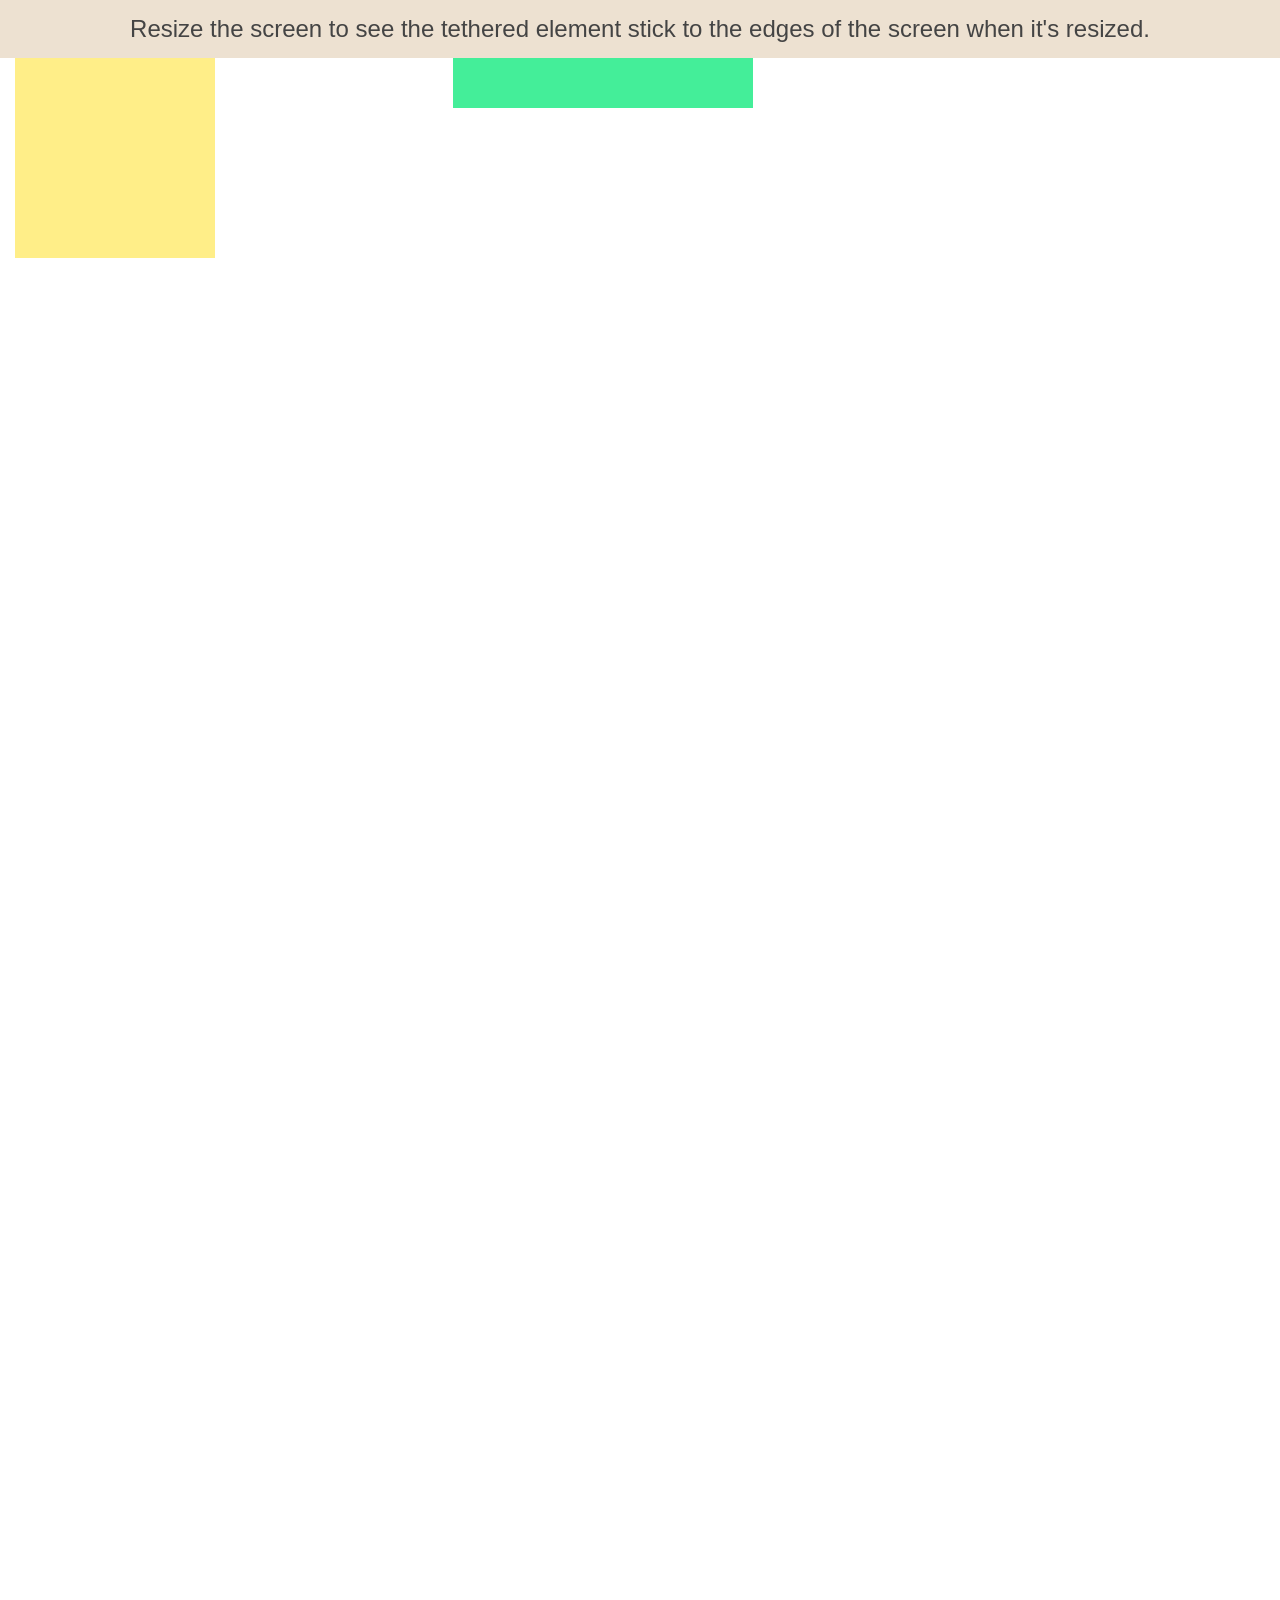
<file: node_modules/bootstrap/node_modules/tether/examples/pin/index.html>
<!DOCTYPE html>
<html>
    <head>
        <meta charset="utf-8">
        <meta http-equiv="X-UA-Compatible" content="chrome=1">
        <meta name="viewport" content="width=device-width, initial-scale=1, user-scalable=no">
        <link rel="stylesheet" href="../resources/css/base.css" />
        <link rel="stylesheet" href="../common/css/style.css" />
    </head>
    <body>
        <div class="instructions">Resize the screen to see the tethered element stick to the edges of the screen when it's resized.</div>

        <div class="element"></div>
        <div class="target"></div>

        <script src="//github.hubspot.com/tether/dist/js/tether.js"></script>
        <script>
            new Tether({
                element: '.element',
                target: '.target',
                attachment: 'top left',
                targetAttachment: 'top right',
                constraints: [{
                    to: 'window',
                    pin: true
                }]
            });
        </script>
    </body>
</html>
</file>
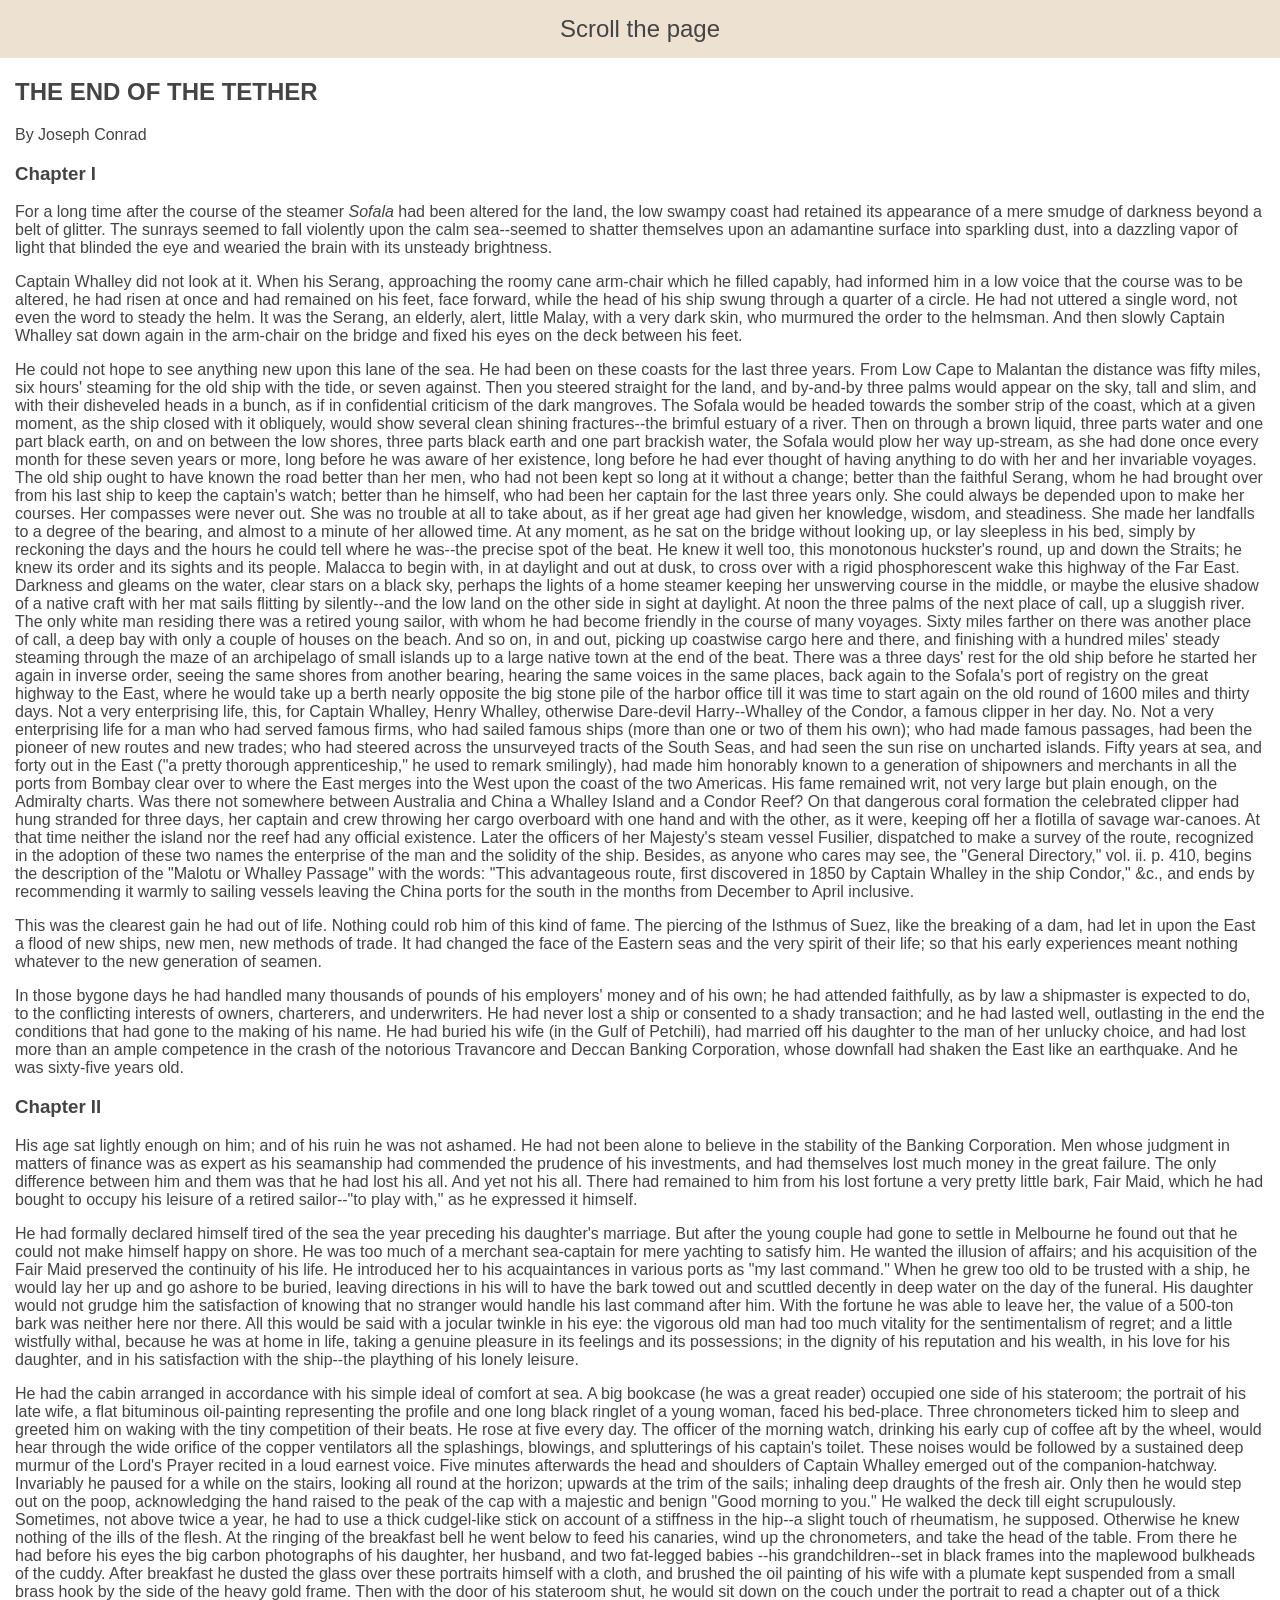
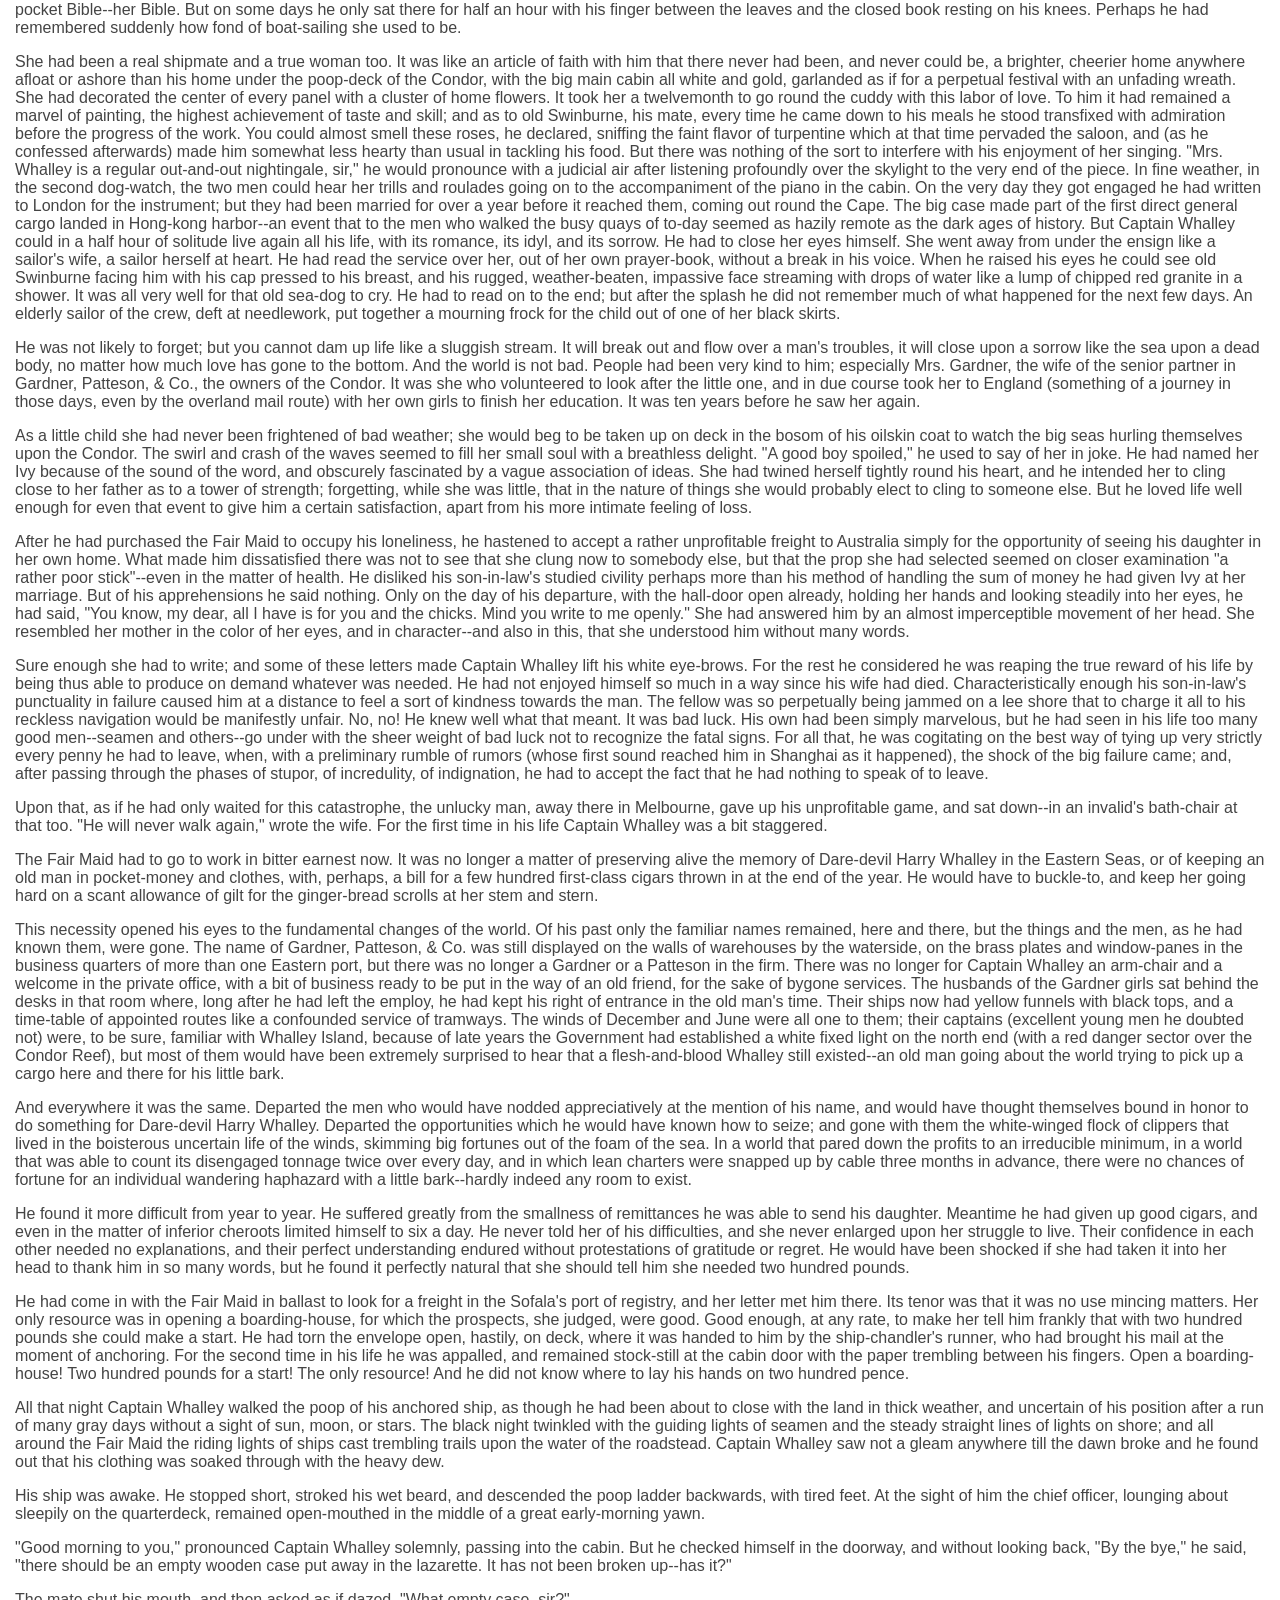
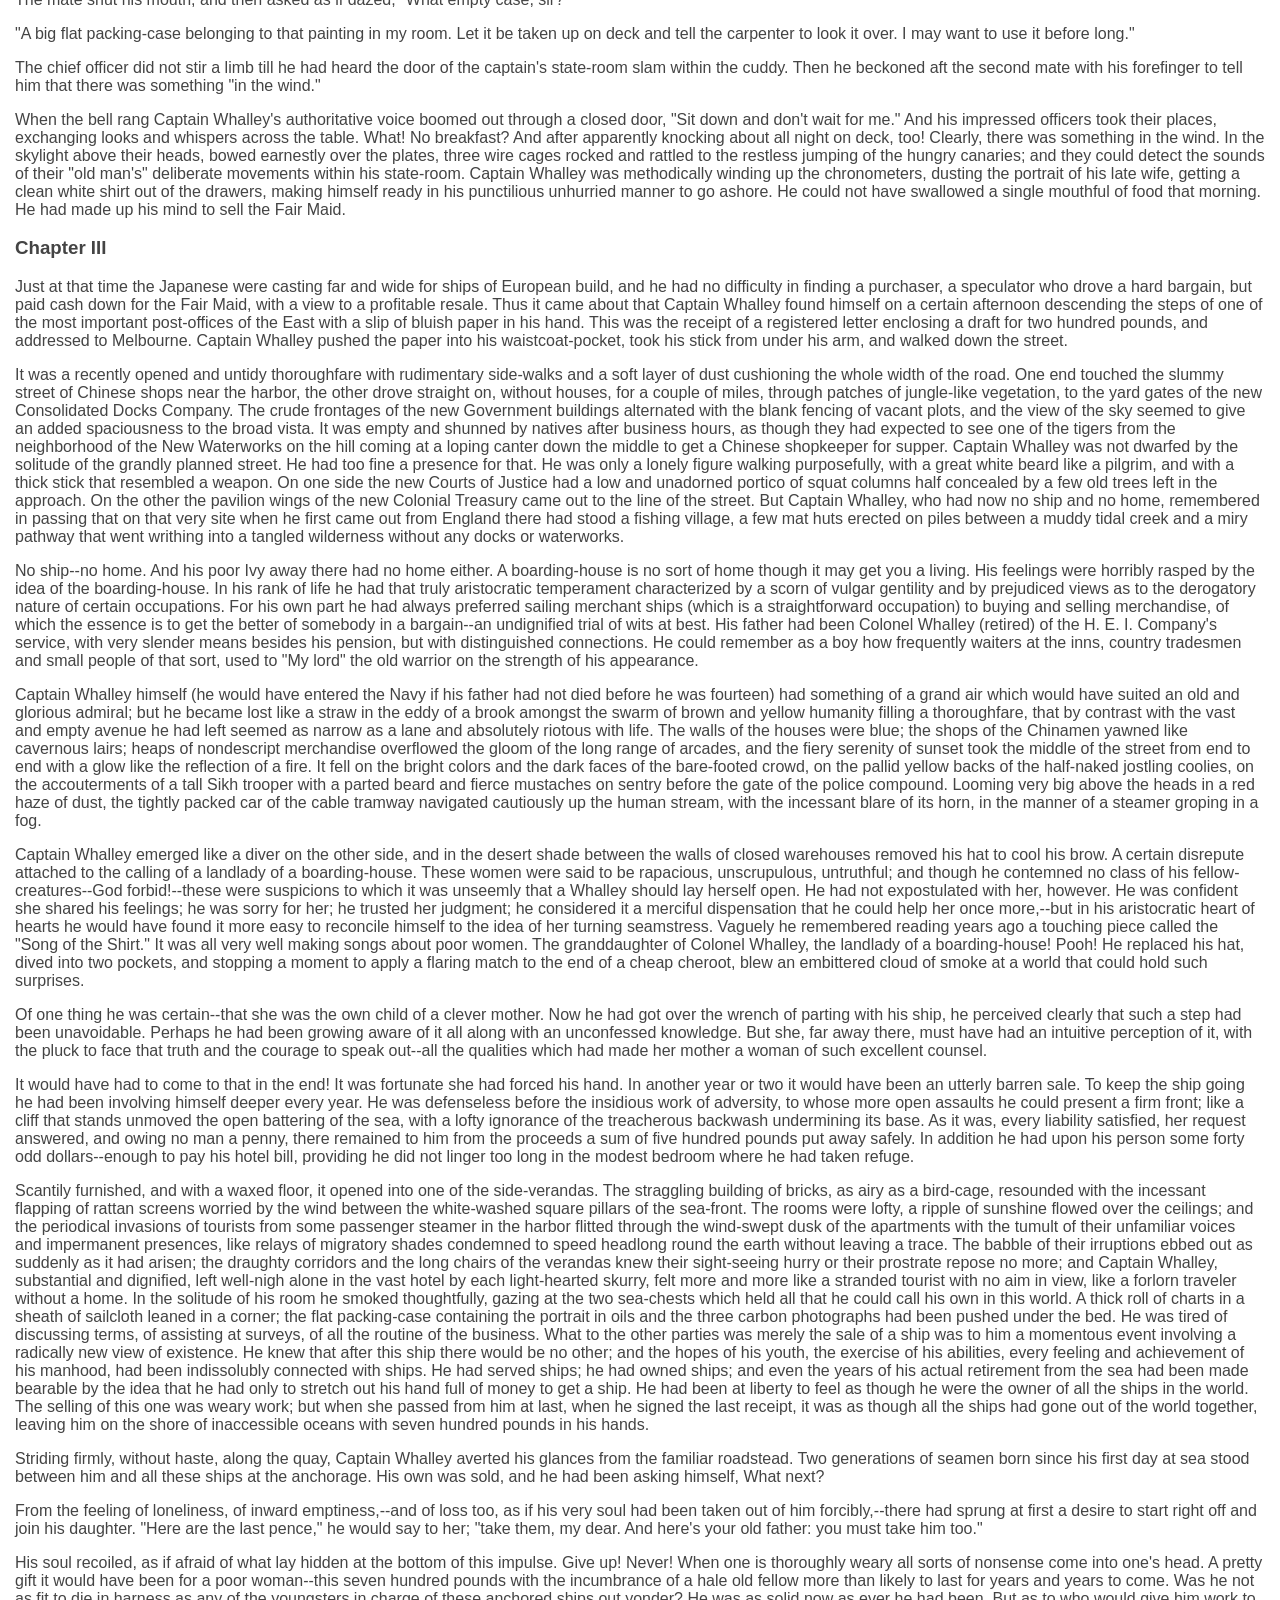
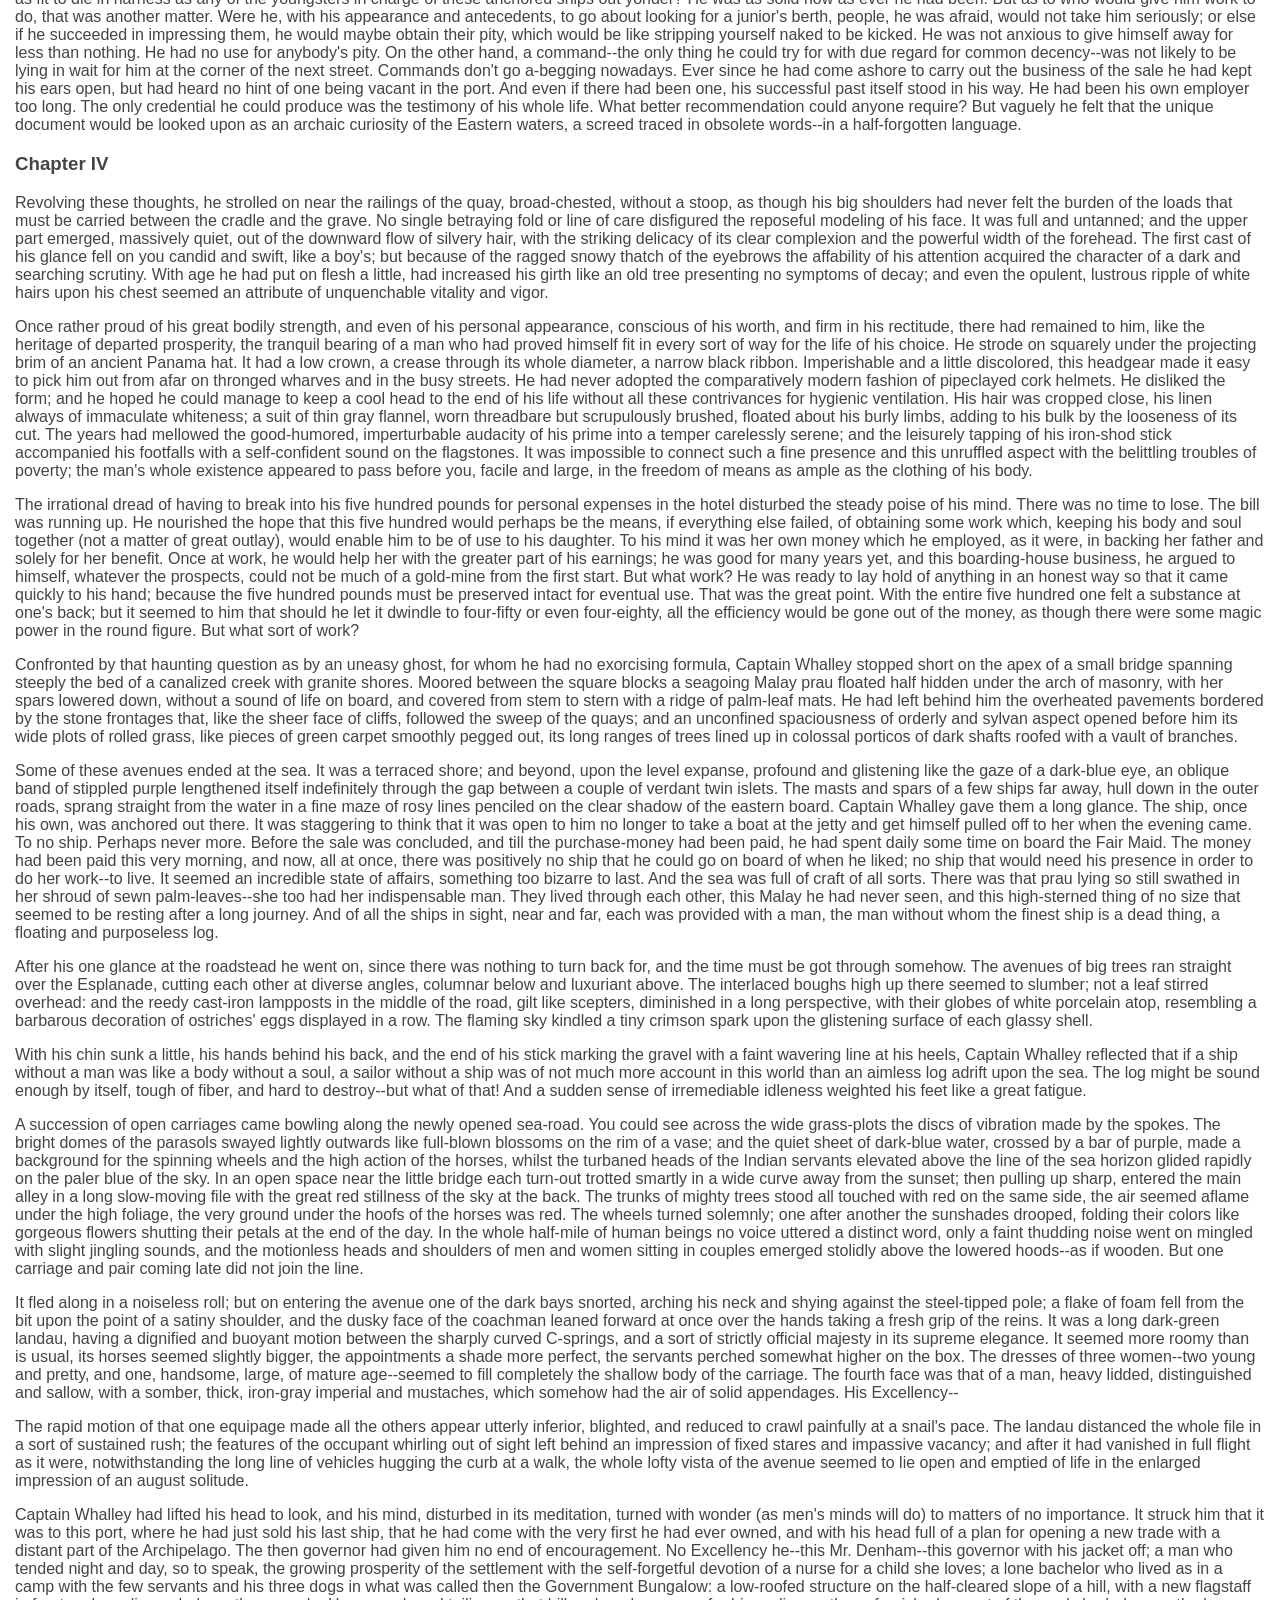
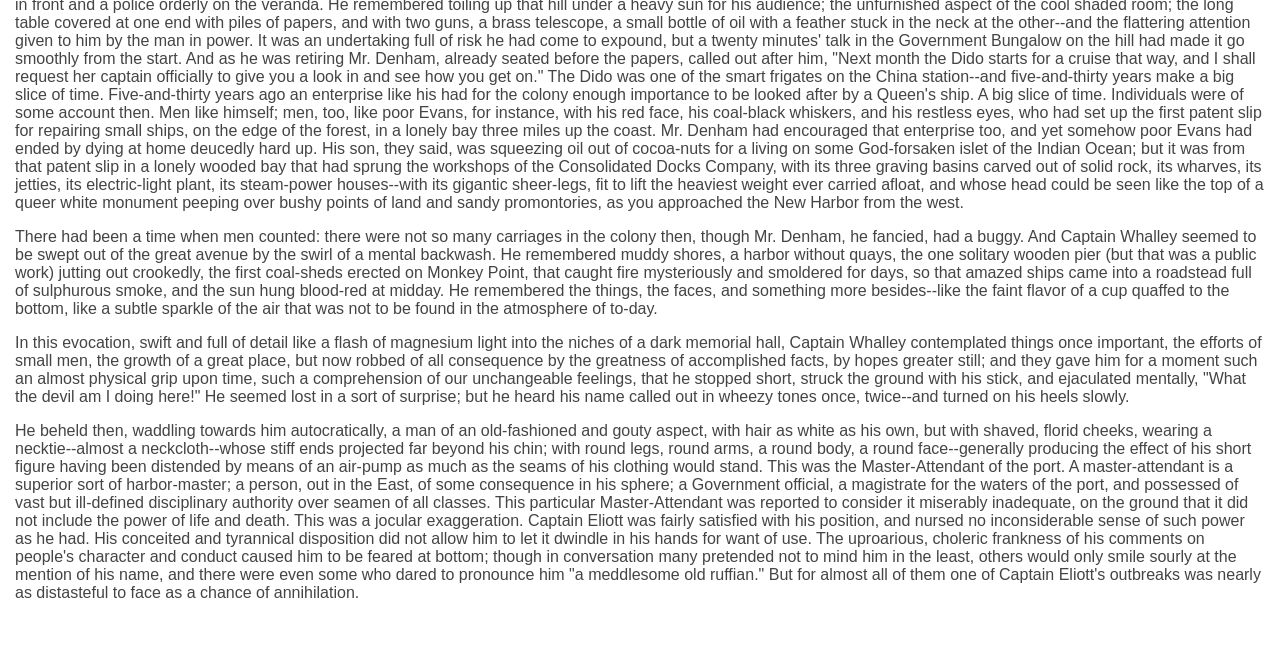
<file: node_modules/bootstrap/node_modules/tether/examples/scroll/index.html>
<!DOCTYPE html>
<html>
    <head>
        <link rel="stylesheet" href="../resources/css/base.css" />
        <link rel="stylesheet" href="../common/css/style.css" />
    </head>
    <body>

    <div class="instructions">Scroll the page</div>

    <h2>THE END OF THE TETHER</h2>

    <p>By Joseph Conrad</p>

    <h3>Chapter I</h3>

    <p>For a long time after the course of the steamer <em>Sofala</em> had been
    altered for the land, the low swampy coast had retained its appearance
    of a mere smudge of darkness beyond a belt of glitter. The sunrays
    seemed to fall violently upon the calm sea--seemed to shatter themselves
    upon an adamantine surface into sparkling dust, into a dazzling vapor
    of light that blinded the eye and wearied the brain with its unsteady
    brightness.</p>

    <p>Captain Whalley did not look at it. When his Serang, approaching the
    roomy cane arm-chair which he filled capably, had informed him in a low
    voice that the course was to be altered, he had risen at once and had
    remained on his feet, face forward, while the head of his ship swung
    through a quarter of a circle. He had not uttered a single word, not
    even the word to steady the helm. It was the Serang, an elderly, alert,
    little Malay, with a very dark skin, who murmured the order to the
    helmsman. And then slowly Captain Whalley sat down again in the
    arm-chair on the bridge and fixed his eyes on the deck between his feet.</p>

    <p>He could not hope to see anything new upon this lane of the sea. He had
    been on these coasts for the last three years. From Low Cape to Malantan
    the distance was fifty miles, six hours' steaming for the old ship with
    the tide, or seven against. Then you steered straight for the land, and
    by-and-by three palms would appear on the sky, tall and slim, and with
    their disheveled heads in a bunch, as if in confidential criticism of
    the dark mangroves. The Sofala would be headed towards the somber
    strip of the coast, which at a given moment, as the ship closed with
    it obliquely, would show several clean shining fractures--the brimful
    estuary of a river. Then on through a brown liquid, three parts water
    and one part black earth, on and on between the low shores, three parts
    black earth and one part brackish water, the Sofala would plow her way
    up-stream, as she had done once every month for these seven years or
    more, long before he was aware of her existence, long before he had ever
    thought of having anything to do with her and her invariable voyages.
    The old ship ought to have known the road better than her men, who had
    not been kept so long at it without a change; better than the faithful
    Serang, whom he had brought over from his last ship to keep the
    captain's watch; better than he himself, who had been her captain for
    the last three years only. She could always be depended upon to make her
    courses. Her compasses were never out. She was no trouble at all to
    take about, as if her great age had given her knowledge, wisdom, and
    steadiness. She made her landfalls to a degree of the bearing, and
    almost to a minute of her allowed time. At any moment, as he sat on
    the bridge without looking up, or lay sleepless in his bed, simply by
    reckoning the days and the hours he could tell where he was--the precise
    spot of the beat. He knew it well too, this monotonous huckster's
    round, up and down the Straits; he knew its order and its sights and its
    people. Malacca to begin with, in at daylight and out at dusk, to cross
    over with a rigid phosphorescent wake this highway of the Far East.
    Darkness and gleams on the water, clear stars on a black sky, perhaps
    the lights of a home steamer keeping her unswerving course in the
    middle, or maybe the elusive shadow of a native craft with her mat sails
    flitting by silently--and the low land on the other side in sight
    at daylight. At noon the three palms of the next place of call, up a
    sluggish river. The only white man residing there was a retired young
    sailor, with whom he had become friendly in the course of many voyages.
    Sixty miles farther on there was another place of call, a deep bay with
    only a couple of houses on the beach. And so on, in and out, picking
    up coastwise cargo here and there, and finishing with a hundred miles'
    steady steaming through the maze of an archipelago of small islands up
    to a large native town at the end of the beat. There was a three days'
    rest for the old ship before he started her again in inverse order,
    seeing the same shores from another bearing, hearing the same voices
    in the same places, back again to the Sofala's port of registry on
    the great highway to the East, where he would take up a berth nearly
    opposite the big stone pile of the harbor office till it was time to
    start again on the old round of 1600 miles and thirty days. Not a very
    enterprising life, this, for Captain Whalley, Henry Whalley, otherwise
    Dare-devil Harry--Whalley of the Condor, a famous clipper in her day.
    No. Not a very enterprising life for a man who had served famous firms,
    who had sailed famous ships (more than one or two of them his own); who
    had made famous passages, had been the pioneer of new routes and new
    trades; who had steered across the unsurveyed tracts of the South Seas,
    and had seen the sun rise on uncharted islands. Fifty years at sea, and
    forty out in the East ("a pretty thorough apprenticeship," he used
    to remark smilingly), had made him honorably known to a generation of
    shipowners and merchants in all the ports from Bombay clear over to
    where the East merges into the West upon the coast of the two Americas.
    His fame remained writ, not very large but plain enough, on the
    Admiralty charts. Was there not somewhere between Australia and China a
    Whalley Island and a Condor Reef? On that dangerous coral formation the
    celebrated clipper had hung stranded for three days, her captain and
    crew throwing her cargo overboard with one hand and with the other, as
    it were, keeping off her a flotilla of savage war-canoes. At that time
    neither the island nor the reef had any official existence. Later the
    officers of her Majesty's steam vessel Fusilier, dispatched to make a
    survey of the route, recognized in the adoption of these two names the
    enterprise of the man and the solidity of the ship. Besides, as anyone
    who cares may see, the "General Directory," vol. ii. p. 410, begins the
    description of the "Malotu or Whalley Passage" with the words: "This
    advantageous route, first discovered in 1850 by Captain Whalley in the
    ship Condor," &amp;c., and ends by recommending it warmly to sailing vessels
    leaving the China ports for the south in the months from December to
    April inclusive.</p>

    <p>This was the clearest gain he had out of life. Nothing could rob him
    of this kind of fame. The piercing of the Isthmus of Suez, like the
    breaking of a dam, had let in upon the East a flood of new ships, new
    men, new methods of trade. It had changed the face of the Eastern seas
    and the very spirit of their life; so that his early experiences meant
    nothing whatever to the new generation of seamen.</p>

    <p>In those bygone days he had handled many thousands of pounds of his
    employers' money and of his own; he had attended faithfully, as by law
    a shipmaster is expected to do, to the conflicting interests of owners,
    charterers, and underwriters. He had never lost a ship or consented to
    a shady transaction; and he had lasted well, outlasting in the end the
    conditions that had gone to the making of his name. He had buried his
    wife (in the Gulf of Petchili), had married off his daughter to the man
    of her unlucky choice, and had lost more than an ample competence in the
    crash of the notorious Travancore and Deccan Banking Corporation, whose
    downfall had shaken the East like an earthquake. And he was sixty-five
    years old.</p>

    <h3>Chapter II</h3>

    <p>His age sat lightly enough on him; and of his ruin he was not ashamed.
    He had not been alone to believe in the stability of the Banking
    Corporation. Men whose judgment in matters of finance was as expert as
    his seamanship had commended the prudence of his investments, and had
    themselves lost much money in the great failure. The only difference
    between him and them was that he had lost his all. And yet not his all.
    There had remained to him from his lost fortune a very pretty little
    bark, Fair Maid, which he had bought to occupy his leisure of a retired
    sailor--"to play with," as he expressed it himself.</p>

    <p>He had formally declared himself tired of the sea the year preceding his
    daughter's marriage. But after the young couple had gone to settle in
    Melbourne he found out that he could not make himself happy on shore. He
    was too much of a merchant sea-captain for mere yachting to satisfy him.
    He wanted the illusion of affairs; and his acquisition of the Fair
    Maid preserved the continuity of his life. He introduced her to his
    acquaintances in various ports as "my last command." When he grew too
    old to be trusted with a ship, he would lay her up and go ashore to be
    buried, leaving directions in his will to have the bark towed out and
    scuttled decently in deep water on the day of the funeral. His daughter
    would not grudge him the satisfaction of knowing that no stranger would
    handle his last command after him. With the fortune he was able to leave
    her, the value of a 500-ton bark was neither here nor there. All this
    would be said with a jocular twinkle in his eye: the vigorous old man
    had too much vitality for the sentimentalism of regret; and a little
    wistfully withal, because he was at home in life, taking a genuine
    pleasure in its feelings and its possessions; in the dignity of his
    reputation and his wealth, in his love for his daughter, and in his
    satisfaction with the ship--the plaything of his lonely leisure.</p>

    <p>He had the cabin arranged in accordance with his simple ideal of comfort
    at sea. A big bookcase (he was a great reader) occupied one side of his
    stateroom; the portrait of his late wife, a flat bituminous oil-painting
    representing the profile and one long black ringlet of a young woman,
    faced his bed-place. Three chronometers ticked him to sleep and greeted
    him on waking with the tiny competition of their beats. He rose at five
    every day. The officer of the morning watch, drinking his early cup
    of coffee aft by the wheel, would hear through the wide orifice of the
    copper ventilators all the splashings, blowings, and splutterings of
    his captain's toilet. These noises would be followed by a sustained
    deep murmur of the Lord's Prayer recited in a loud earnest voice. Five
    minutes afterwards the head and shoulders of Captain Whalley emerged
    out of the companion-hatchway. Invariably he paused for a while on the
    stairs, looking all round at the horizon; upwards at the trim of the
    sails; inhaling deep draughts of the fresh air. Only then he would step
    out on the poop, acknowledging the hand raised to the peak of the cap
    with a majestic and benign "Good morning to you." He walked the deck
    till eight scrupulously. Sometimes, not above twice a year, he had to
    use a thick cudgel-like stick on account of a stiffness in the hip--a
    slight touch of rheumatism, he supposed. Otherwise he knew nothing of
    the ills of the flesh. At the ringing of the breakfast bell he went
    below to feed his canaries, wind up the chronometers, and take the
    head of the table. From there he had before his eyes the big carbon
    photographs of his daughter, her husband, and two fat-legged babies
    --his grandchildren--set in black frames into the maplewood bulkheads
    of the cuddy. After breakfast he dusted the glass over these portraits
    himself with a cloth, and brushed the oil painting of his wife with a
    plumate kept suspended from a small brass hook by the side of the heavy
    gold frame. Then with the door of his stateroom shut, he would sit down
    on the couch under the portrait to read a chapter out of a thick pocket
    Bible--her Bible. But on some days he only sat there for half an hour
    with his finger between the leaves and the closed book resting on his
    knees. Perhaps he had remembered suddenly how fond of boat-sailing she
    used to be.</p>

    <p>She had been a real shipmate and a true woman too. It was like an
    article of faith with him that there never had been, and never could be,
    a brighter, cheerier home anywhere afloat or ashore than his home under
    the poop-deck of the Condor, with the big main cabin all white and gold,
    garlanded as if for a perpetual festival with an unfading wreath. She
    had decorated the center of every panel with a cluster of home flowers.
    It took her a twelvemonth to go round the cuddy with this labor of love.
    To him it had remained a marvel of painting, the highest achievement of
    taste and skill; and as to old Swinburne, his mate, every time he
    came down to his meals he stood transfixed with admiration before the
    progress of the work. You could almost smell these roses, he declared,
    sniffing the faint flavor of turpentine which at that time pervaded the
    saloon, and (as he confessed afterwards) made him somewhat less hearty
    than usual in tackling his food. But there was nothing of the sort to
    interfere with his enjoyment of her singing. "Mrs. Whalley is a regular
    out-and-out nightingale, sir," he would pronounce with a judicial air
    after listening profoundly over the skylight to the very end of the
    piece. In fine weather, in the second dog-watch, the two men could hear
    her trills and roulades going on to the accompaniment of the piano in
    the cabin. On the very day they got engaged he had written to London
    for the instrument; but they had been married for over a year before it
    reached them, coming out round the Cape. The big case made part of the
    first direct general cargo landed in Hong-kong harbor--an event that to
    the men who walked the busy quays of to-day seemed as hazily remote as
    the dark ages of history. But Captain Whalley could in a half hour of
    solitude live again all his life, with its romance, its idyl, and its
    sorrow. He had to close her eyes himself. She went away from under the
    ensign like a sailor's wife, a sailor herself at heart. He had read
    the service over her, out of her own prayer-book, without a break in his
    voice. When he raised his eyes he could see old Swinburne facing him
    with his cap pressed to his breast, and his rugged, weather-beaten,
    impassive face streaming with drops of water like a lump of chipped red
    granite in a shower. It was all very well for that old sea-dog to cry.
    He had to read on to the end; but after the splash he did not remember
    much of what happened for the next few days. An elderly sailor of the
    crew, deft at needlework, put together a mourning frock for the child
    out of one of her black skirts.</p>

    <p>He was not likely to forget; but you cannot dam up life like a sluggish
    stream. It will break out and flow over a man's troubles, it will close
    upon a sorrow like the sea upon a dead body, no matter how much love has
    gone to the bottom. And the world is not bad. People had been very
    kind to him; especially Mrs. Gardner, the wife of the senior partner
    in Gardner, Patteson, &amp; Co., the owners of the Condor. It was she who
    volunteered to look after the little one, and in due course took her to
    England (something of a journey in those days, even by the overland
    mail route) with her own girls to finish her education. It was ten years
    before he saw her again.</p>

    <p>As a little child she had never been frightened of bad weather; she
    would beg to be taken up on deck in the bosom of his oilskin coat to
    watch the big seas hurling themselves upon the Condor. The swirl and
    crash of the waves seemed to fill her small soul with a breathless
    delight. "A good boy spoiled," he used to say of her in joke. He had
    named her Ivy because of the sound of the word, and obscurely fascinated
    by a vague association of ideas. She had twined herself tightly round
    his heart, and he intended her to cling close to her father as to a
    tower of strength; forgetting, while she was little, that in the nature
    of things she would probably elect to cling to someone else. But
    he loved life well enough for even that event to give him a certain
    satisfaction, apart from his more intimate feeling of loss.</p>

    <p>After he had purchased the Fair Maid to occupy his loneliness, he
    hastened to accept a rather unprofitable freight to Australia simply for
    the opportunity of seeing his daughter in her own home. What made him
    dissatisfied there was not to see that she clung now to somebody else,
    but that the prop she had selected seemed on closer examination "a
    rather poor stick"--even in the matter of health. He disliked his
    son-in-law's studied civility perhaps more than his method of
    handling the sum of money he had given Ivy at her marriage. But of his
    apprehensions he said nothing. Only on the day of his departure, with
    the hall-door open already, holding her hands and looking steadily into
    her eyes, he had said, "You know, my dear, all I have is for you and the
    chicks. Mind you write to me openly." She had answered him by an almost
    imperceptible movement of her head. She resembled her mother in
    the color of her eyes, and in character--and also in this, that she
    understood him without many words.</p>

    <p>Sure enough she had to write; and some of these letters made Captain
    Whalley lift his white eye-brows. For the rest he considered he was
    reaping the true reward of his life by being thus able to produce on
    demand whatever was needed. He had not enjoyed himself so much in a
    way since his wife had died. Characteristically enough his son-in-law's
    punctuality in failure caused him at a distance to feel a sort of
    kindness towards the man. The fellow was so perpetually being jammed on
    a lee shore that to charge it all to his reckless navigation would be
    manifestly unfair. No, no! He knew well what that meant. It was bad
    luck. His own had been simply marvelous, but he had seen in his life too
    many good men--seamen and others--go under with the sheer weight of bad
    luck not to recognize the fatal signs. For all that, he was cogitating
    on the best way of tying up very strictly every penny he had to leave,
    when, with a preliminary rumble of rumors (whose first sound reached
    him in Shanghai as it happened), the shock of the big failure came;
    and, after passing through the phases of stupor, of incredulity, of
    indignation, he had to accept the fact that he had nothing to speak of
    to leave.</p>

    <p>Upon that, as if he had only waited for this catastrophe, the unlucky
    man, away there in Melbourne, gave up his unprofitable game, and sat
    down--in an invalid's bath-chair at that too. "He will never walk
    again," wrote the wife. For the first time in his life Captain Whalley
    was a bit staggered.</p>

    <p>The Fair Maid had to go to work in bitter earnest now. It was no longer
    a matter of preserving alive the memory of Dare-devil Harry Whalley in
    the Eastern Seas, or of keeping an old man in pocket-money and clothes,
    with, perhaps, a bill for a few hundred first-class cigars thrown in at
    the end of the year. He would have to buckle-to, and keep her going hard
    on a scant allowance of gilt for the ginger-bread scrolls at her stem
    and stern.</p>

    <p>This necessity opened his eyes to the fundamental changes of the world.
    Of his past only the familiar names remained, here and there, but
    the things and the men, as he had known them, were gone. The name of
    Gardner, Patteson, &amp; Co. was still displayed on the walls of warehouses
    by the waterside, on the brass plates and window-panes in the business
    quarters of more than one Eastern port, but there was no longer a
    Gardner or a Patteson in the firm. There was no longer for Captain
    Whalley an arm-chair and a welcome in the private office, with a bit of
    business ready to be put in the way of an old friend, for the sake of
    bygone services. The husbands of the Gardner girls sat behind the desks
    in that room where, long after he had left the employ, he had kept his
    right of entrance in the old man's time. Their ships now had yellow
    funnels with black tops, and a time-table of appointed routes like a
    confounded service of tramways. The winds of December and June were all
    one to them; their captains (excellent young men he doubted not) were,
    to be sure, familiar with Whalley Island, because of late years the
    Government had established a white fixed light on the north end (with
    a red danger sector over the Condor Reef), but most of them would have
    been extremely surprised to hear that a flesh-and-blood Whalley still
    existed--an old man going about the world trying to pick up a cargo here
    and there for his little bark.</p>

    <p>And everywhere it was the same. Departed the men who would have nodded
    appreciatively at the mention of his name, and would have thought
    themselves bound in honor to do something for Dare-devil Harry Whalley.
    Departed the opportunities which he would have known how to seize; and
    gone with them the white-winged flock of clippers that lived in the
    boisterous uncertain life of the winds, skimming big fortunes out of
    the foam of the sea. In a world that pared down the profits to an
    irreducible minimum, in a world that was able to count its disengaged
    tonnage twice over every day, and in which lean charters were snapped up
    by cable three months in advance, there were no chances of fortune for
    an individual wandering haphazard with a little bark--hardly indeed any
    room to exist.</p>

    <p>He found it more difficult from year to year. He suffered greatly from
    the smallness of remittances he was able to send his daughter. Meantime
    he had given up good cigars, and even in the matter of inferior cheroots
    limited himself to six a day. He never told her of his difficulties, and
    she never enlarged upon her struggle to live. Their confidence in each
    other needed no explanations, and their perfect understanding endured
    without protestations of gratitude or regret. He would have been shocked
    if she had taken it into her head to thank him in so many words, but
    he found it perfectly natural that she should tell him she needed two
    hundred pounds.</p>

    <p>He had come in with the Fair Maid in ballast to look for a freight in
    the Sofala's port of registry, and her letter met him there. Its tenor
    was that it was no use mincing matters. Her only resource was in opening
    a boarding-house, for which the prospects, she judged, were good. Good
    enough, at any rate, to make her tell him frankly that with two hundred
    pounds she could make a start. He had torn the envelope open, hastily,
    on deck, where it was handed to him by the ship-chandler's runner, who
    had brought his mail at the moment of anchoring. For the second time
    in his life he was appalled, and remained stock-still at the cabin door
    with the paper trembling between his fingers. Open a boarding-house! Two
    hundred pounds for a start! The only resource! And he did not know where
    to lay his hands on two hundred pence.</p>

    <p>All that night Captain Whalley walked the poop of his anchored ship, as
    though he had been about to close with the land in thick weather, and
    uncertain of his position after a run of many gray days without a sight
    of sun, moon, or stars. The black night twinkled with the guiding lights
    of seamen and the steady straight lines of lights on shore; and all
    around the Fair Maid the riding lights of ships cast trembling trails
    upon the water of the roadstead. Captain Whalley saw not a gleam
    anywhere till the dawn broke and he found out that his clothing was
    soaked through with the heavy dew.</p>

    <p>His ship was awake. He stopped short, stroked his wet beard, and
    descended the poop ladder backwards, with tired feet. At the sight
    of him the chief officer, lounging about sleepily on the quarterdeck,
    remained open-mouthed in the middle of a great early-morning yawn.</p>

    <p>"Good morning to you," pronounced Captain Whalley solemnly, passing into
    the cabin. But he checked himself in the doorway, and without looking
    back, "By the bye," he said, "there should be an empty wooden case put
    away in the lazarette. It has not been broken up--has it?"</p>

    <p>The mate shut his mouth, and then asked as if dazed, "What empty case,
    sir?"</p>

    <p>"A big flat packing-case belonging to that painting in my room. Let it
    be taken up on deck and tell the carpenter to look it over. I may want
    to use it before long."</p>

    <p>The chief officer did not stir a limb till he had heard the door of the
    captain's state-room slam within the cuddy. Then he beckoned aft the
    second mate with his forefinger to tell him that there was something "in
    the wind."</p>

    <p>When the bell rang Captain Whalley's authoritative voice boomed out
    through a closed door, "Sit down and don't wait for me." And his
    impressed officers took their places, exchanging looks and whispers
    across the table. What! No breakfast? And after apparently knocking
    about all night on deck, too! Clearly, there was something in the wind.
    In the skylight above their heads, bowed earnestly over the plates,
    three wire cages rocked and rattled to the restless jumping of the
    hungry canaries; and they could detect the sounds of their "old
    man's" deliberate movements within his state-room. Captain Whalley was
    methodically winding up the chronometers, dusting the portrait of
    his late wife, getting a clean white shirt out of the drawers, making
    himself ready in his punctilious unhurried manner to go ashore. He could
    not have swallowed a single mouthful of food that morning. He had made
    up his mind to sell the Fair Maid.</p>

    <h3>Chapter III</h3>

    <p>Just at that time the Japanese were casting far and wide for ships
    of European build, and he had no difficulty in finding a purchaser, a
    speculator who drove a hard bargain, but paid cash down for the Fair
    Maid, with a view to a profitable resale. Thus it came about that
    Captain Whalley found himself on a certain afternoon descending the
    steps of one of the most important post-offices of the East with a slip
    of bluish paper in his hand. This was the receipt of a registered letter
    enclosing a draft for two hundred pounds, and addressed to Melbourne.
    Captain Whalley pushed the paper into his waistcoat-pocket, took his
    stick from under his arm, and walked down the street.</p>

    <p>It was a recently opened and untidy thoroughfare with rudimentary
    side-walks and a soft layer of dust cushioning the whole width of
    the road. One end touched the slummy street of Chinese shops near the
    harbor, the other drove straight on, without houses, for a couple of
    miles, through patches of jungle-like vegetation, to the yard gates
    of the new Consolidated Docks Company. The crude frontages of the new
    Government buildings alternated with the blank fencing of vacant plots,
    and the view of the sky seemed to give an added spaciousness to the
    broad vista. It was empty and shunned by natives after business
    hours, as though they had expected to see one of the tigers from the
    neighborhood of the New Waterworks on the hill coming at a loping canter
    down the middle to get a Chinese shopkeeper for supper. Captain Whalley
    was not dwarfed by the solitude of the grandly planned street. He
    had too fine a presence for that. He was only a lonely figure walking
    purposefully, with a great white beard like a pilgrim, and with a thick
    stick that resembled a weapon. On one side the new Courts of Justice had
    a low and unadorned portico of squat columns half concealed by a few old
    trees left in the approach. On the other the pavilion wings of the
    new Colonial Treasury came out to the line of the street. But Captain
    Whalley, who had now no ship and no home, remembered in passing that
    on that very site when he first came out from England there had stood a
    fishing village, a few mat huts erected on piles between a muddy tidal
    creek and a miry pathway that went writhing into a tangled wilderness
    without any docks or waterworks.</p>

    <p>No ship--no home. And his poor Ivy away there had no home either. A
    boarding-house is no sort of home though it may get you a living. His
    feelings were horribly rasped by the idea of the boarding-house. In his
    rank of life he had that truly aristocratic temperament characterized by
    a scorn of vulgar gentility and by prejudiced views as to the derogatory
    nature of certain occupations. For his own part he had always preferred
    sailing merchant ships (which is a straightforward occupation) to buying
    and selling merchandise, of which the essence is to get the better of
    somebody in a bargain--an undignified trial of wits at best. His father
    had been Colonel Whalley (retired) of the H. E. I. Company's service,
    with very slender means besides his pension, but with distinguished
    connections. He could remember as a boy how frequently waiters at the
    inns, country tradesmen and small people of that sort, used to "My lord"
    the old warrior on the strength of his appearance.</p>

    <p>Captain Whalley himself (he would have entered the Navy if his father
    had not died before he was fourteen) had something of a grand air which
    would have suited an old and glorious admiral; but he became lost like
    a straw in the eddy of a brook amongst the swarm of brown and yellow
    humanity filling a thoroughfare, that by contrast with the vast and
    empty avenue he had left seemed as narrow as a lane and absolutely
    riotous with life. The walls of the houses were blue; the shops of the
    Chinamen yawned like cavernous lairs; heaps of nondescript merchandise
    overflowed the gloom of the long range of arcades, and the fiery
    serenity of sunset took the middle of the street from end to end with a
    glow like the reflection of a fire. It fell on the bright colors and the
    dark faces of the bare-footed crowd, on the pallid yellow backs of the
    half-naked jostling coolies, on the accouterments of a tall Sikh trooper
    with a parted beard and fierce mustaches on sentry before the gate of
    the police compound. Looming very big above the heads in a red haze of
    dust, the tightly packed car of the cable tramway navigated cautiously
    up the human stream, with the incessant blare of its horn, in the manner
    of a steamer groping in a fog.</p>

    <p>Captain Whalley emerged like a diver on the other side, and in the
    desert shade between the walls of closed warehouses removed his hat to
    cool his brow. A certain disrepute attached to the calling of a
    landlady of a boarding-house. These women were said to be rapacious,
    unscrupulous, untruthful; and though he contemned no class of his
    fellow-creatures--God forbid!--these were suspicions to which it was
    unseemly that a Whalley should lay herself open. He had not expostulated
    with her, however. He was confident she shared his feelings; he was
    sorry for her; he trusted her judgment; he considered it a merciful
    dispensation that he could help her once more,--but in his aristocratic
    heart of hearts he would have found it more easy to reconcile himself to
    the idea of her turning seamstress. Vaguely he remembered reading years
    ago a touching piece called the "Song of the Shirt." It was all very
    well making songs about poor women. The granddaughter of Colonel
    Whalley, the landlady of a boarding-house! Pooh! He replaced his hat,
    dived into two pockets, and stopping a moment to apply a flaring match
    to the end of a cheap cheroot, blew an embittered cloud of smoke at a
    world that could hold such surprises.</p>

    <p>Of one thing he was certain--that she was the own child of a clever
    mother. Now he had got over the wrench of parting with his ship, he
    perceived clearly that such a step had been unavoidable. Perhaps he had
    been growing aware of it all along with an unconfessed knowledge. But
    she, far away there, must have had an intuitive perception of it, with
    the pluck to face that truth and the courage to speak out--all the
    qualities which had made her mother a woman of such excellent counsel.</p>

    <p>It would have had to come to that in the end! It was fortunate she had
    forced his hand. In another year or two it would have been an utterly
    barren sale. To keep the ship going he had been involving himself deeper
    every year. He was defenseless before the insidious work of adversity,
    to whose more open assaults he could present a firm front; like a
    cliff that stands unmoved the open battering of the sea, with a lofty
    ignorance of the treacherous backwash undermining its base. As it was,
    every liability satisfied, her request answered, and owing no man a
    penny, there remained to him from the proceeds a sum of five hundred
    pounds put away safely. In addition he had upon his person some forty
    odd dollars--enough to pay his hotel bill, providing he did not linger
    too long in the modest bedroom where he had taken refuge.</p>

    <p>Scantily furnished, and with a waxed floor, it opened into one of
    the side-verandas. The straggling building of bricks, as airy as a
    bird-cage, resounded with the incessant flapping of rattan screens
    worried by the wind between the white-washed square pillars of the
    sea-front. The rooms were lofty, a ripple of sunshine flowed over the
    ceilings; and the periodical invasions of tourists from some passenger
    steamer in the harbor flitted through the wind-swept dusk of the
    apartments with the tumult of their unfamiliar voices and impermanent
    presences, like relays of migratory shades condemned to speed headlong
    round the earth without leaving a trace. The babble of their irruptions
    ebbed out as suddenly as it had arisen; the draughty corridors and
    the long chairs of the verandas knew their sight-seeing hurry or
    their prostrate repose no more; and Captain Whalley, substantial and
    dignified, left well-nigh alone in the vast hotel by each light-hearted
    skurry, felt more and more like a stranded tourist with no aim in view,
    like a forlorn traveler without a home. In the solitude of his room he
    smoked thoughtfully, gazing at the two sea-chests which held all that he
    could call his own in this world. A thick roll of charts in a sheath
    of sailcloth leaned in a corner; the flat packing-case containing the
    portrait in oils and the three carbon photographs had been pushed under
    the bed. He was tired of discussing terms, of assisting at surveys, of
    all the routine of the business. What to the other parties was merely
    the sale of a ship was to him a momentous event involving a radically
    new view of existence. He knew that after this ship there would be no
    other; and the hopes of his youth, the exercise of his abilities, every
    feeling and achievement of his manhood, had been indissolubly connected
    with ships. He had served ships; he had owned ships; and even the years
    of his actual retirement from the sea had been made bearable by the idea
    that he had only to stretch out his hand full of money to get a ship. He
    had been at liberty to feel as though he were the owner of all the
    ships in the world. The selling of this one was weary work; but when
    she passed from him at last, when he signed the last receipt, it was as
    though all the ships had gone out of the world together, leaving him on
    the shore of inaccessible oceans with seven hundred pounds in his hands.</p>

    <p>Striding firmly, without haste, along the quay, Captain Whalley averted
    his glances from the familiar roadstead. Two generations of seamen born
    since his first day at sea stood between him and all these ships at the
    anchorage. His own was sold, and he had been asking himself, What next?</p>

    <p>From the feeling of loneliness, of inward emptiness,--and of loss
    too, as if his very soul had been taken out of him forcibly,--there had
    sprung at first a desire to start right off and join his daughter.
    "Here are the last pence," he would say to her; "take them, my dear. And
    here's your old father: you must take him too."</p>

    <p>His soul recoiled, as if afraid of what lay hidden at the bottom of
    this impulse. Give up! Never! When one is thoroughly weary all sorts of
    nonsense come into one's head. A pretty gift it would have been for a
    poor woman--this seven hundred pounds with the incumbrance of a hale old
    fellow more than likely to last for years and years to come. Was he not
    as fit to die in harness as any of the youngsters in charge of these
    anchored ships out yonder? He was as solid now as ever he had been. But
    as to who would give him work to do, that was another matter. Were he,
    with his appearance and antecedents, to go about looking for a junior's
    berth, people, he was afraid, would not take him seriously; or else if
    he succeeded in impressing them, he would maybe obtain their pity, which
    would be like stripping yourself naked to be kicked. He was not anxious
    to give himself away for less than nothing. He had no use for anybody's
    pity. On the other hand, a command--the only thing he could try for with
    due regard for common decency--was not likely to be lying in wait
    for him at the corner of the next street. Commands don't go a-begging
    nowadays. Ever since he had come ashore to carry out the business of
    the sale he had kept his ears open, but had heard no hint of one being
    vacant in the port. And even if there had been one, his successful past
    itself stood in his way. He had been his own employer too long. The only
    credential he could produce was the testimony of his whole life. What
    better recommendation could anyone require? But vaguely he felt that
    the unique document would be looked upon as an archaic curiosity of the
    Eastern waters, a screed traced in obsolete words--in a half-forgotten
    language.</p>

    <h3>Chapter IV</h3>

    <p>Revolving these thoughts, he strolled on near the railings of the quay,
    broad-chested, without a stoop, as though his big shoulders had never
    felt the burden of the loads that must be carried between the cradle
    and the grave. No single betraying fold or line of care disfigured the
    reposeful modeling of his face. It was full and untanned; and the upper
    part emerged, massively quiet, out of the downward flow of silvery hair,
    with the striking delicacy of its clear complexion and the powerful
    width of the forehead. The first cast of his glance fell on you candid
    and swift, like a boy's; but because of the ragged snowy thatch of the
    eyebrows the affability of his attention acquired the character of a
    dark and searching scrutiny. With age he had put on flesh a little, had
    increased his girth like an old tree presenting no symptoms of decay;
    and even the opulent, lustrous ripple of white hairs upon his chest
    seemed an attribute of unquenchable vitality and vigor.</p>

    <p>Once rather proud of his great bodily strength, and even of his personal
    appearance, conscious of his worth, and firm in his rectitude, there had
    remained to him, like the heritage of departed prosperity, the tranquil
    bearing of a man who had proved himself fit in every sort of way for the
    life of his choice. He strode on squarely under the projecting brim of
    an ancient Panama hat. It had a low crown, a crease through its whole
    diameter, a narrow black ribbon. Imperishable and a little discolored,
    this headgear made it easy to pick him out from afar on thronged wharves
    and in the busy streets. He had never adopted the comparatively modern
    fashion of pipeclayed cork helmets. He disliked the form; and he hoped
    he could manage to keep a cool head to the end of his life without all
    these contrivances for hygienic ventilation. His hair was cropped close,
    his linen always of immaculate whiteness; a suit of thin gray flannel,
    worn threadbare but scrupulously brushed, floated about his burly limbs,
    adding to his bulk by the looseness of its cut. The years had mellowed
    the good-humored, imperturbable audacity of his prime into a temper
    carelessly serene; and the leisurely tapping of his iron-shod stick
    accompanied his footfalls with a self-confident sound on the flagstones.
    It was impossible to connect such a fine presence and this unruffled
    aspect with the belittling troubles of poverty; the man's whole
    existence appeared to pass before you, facile and large, in the freedom
    of means as ample as the clothing of his body.</p>

    <p>The irrational dread of having to break into his five hundred pounds for
    personal expenses in the hotel disturbed the steady poise of his mind.
    There was no time to lose. The bill was running up. He nourished the
    hope that this five hundred would perhaps be the means, if everything
    else failed, of obtaining some work which, keeping his body and soul
    together (not a matter of great outlay), would enable him to be of use
    to his daughter. To his mind it was her own money which he employed, as
    it were, in backing her father and solely for her benefit. Once at work,
    he would help her with the greater part of his earnings; he was good for
    many years yet, and this boarding-house business, he argued to himself,
    whatever the prospects, could not be much of a gold-mine from the first
    start. But what work? He was ready to lay hold of anything in an honest
    way so that it came quickly to his hand; because the five hundred pounds
    must be preserved intact for eventual use. That was the great point.
    With the entire five hundred one felt a substance at one's back; but
    it seemed to him that should he let it dwindle to four-fifty or even
    four-eighty, all the efficiency would be gone out of the money, as though
    there were some magic power in the round figure. But what sort of work?</p>

    <p>Confronted by that haunting question as by an uneasy ghost, for whom he
    had no exorcising formula, Captain Whalley stopped short on the apex
    of a small bridge spanning steeply the bed of a canalized creek with
    granite shores. Moored between the square blocks a seagoing Malay prau
    floated half hidden under the arch of masonry, with her spars lowered
    down, without a sound of life on board, and covered from stem to stern
    with a ridge of palm-leaf mats. He had left behind him the overheated
    pavements bordered by the stone frontages that, like the sheer face of
    cliffs, followed the sweep of the quays; and an unconfined spaciousness
    of orderly and sylvan aspect opened before him its wide plots of rolled
    grass, like pieces of green carpet smoothly pegged out, its long ranges
    of trees lined up in colossal porticos of dark shafts roofed with a
    vault of branches.</p>

    <p>Some of these avenues ended at the sea. It was a terraced shore; and
    beyond, upon the level expanse, profound and glistening like the gaze
    of a dark-blue eye, an oblique band of stippled purple lengthened itself
    indefinitely through the gap between a couple of verdant twin islets.
    The masts and spars of a few ships far away, hull down in the outer
    roads, sprang straight from the water in a fine maze of rosy lines
    penciled on the clear shadow of the eastern board. Captain Whalley gave
    them a long glance. The ship, once his own, was anchored out there. It
    was staggering to think that it was open to him no longer to take a boat
    at the jetty and get himself pulled off to her when the evening came. To
    no ship. Perhaps never more. Before the sale was concluded, and till the
    purchase-money had been paid, he had spent daily some time on board the
    Fair Maid. The money had been paid this very morning, and now, all at
    once, there was positively no ship that he could go on board of when he
    liked; no ship that would need his presence in order to do her work--to
    live. It seemed an incredible state of affairs, something too bizarre
    to last. And the sea was full of craft of all sorts. There was that prau
    lying so still swathed in her shroud of sewn palm-leaves--she too had
    her indispensable man. They lived through each other, this Malay he had
    never seen, and this high-sterned thing of no size that seemed to be
    resting after a long journey. And of all the ships in sight, near and
    far, each was provided with a man, the man without whom the finest ship
    is a dead thing, a floating and purposeless log.</p>

    <p>After his one glance at the roadstead he went on, since there was
    nothing to turn back for, and the time must be got through somehow. The
    avenues of big trees ran straight over the Esplanade, cutting each other
    at diverse angles, columnar below and luxuriant above. The interlaced
    boughs high up there seemed to slumber; not a leaf stirred overhead:
    and the reedy cast-iron lampposts in the middle of the road, gilt like
    scepters, diminished in a long perspective, with their globes of white
    porcelain atop, resembling a barbarous decoration of ostriches' eggs
    displayed in a row. The flaming sky kindled a tiny crimson spark upon
    the glistening surface of each glassy shell.</p>

    <p>With his chin sunk a little, his hands behind his back, and the end of
    his stick marking the gravel with a faint wavering line at his heels,
    Captain Whalley reflected that if a ship without a man was like a body
    without a soul, a sailor without a ship was of not much more account
    in this world than an aimless log adrift upon the sea. The log might be
    sound enough by itself, tough of fiber, and hard to destroy--but what of
    that! And a sudden sense of irremediable idleness weighted his feet like
    a great fatigue.</p>

    <p>A succession of open carriages came bowling along the newly opened
    sea-road. You could see across the wide grass-plots the discs of
    vibration made by the spokes. The bright domes of the parasols swayed
    lightly outwards like full-blown blossoms on the rim of a vase; and
    the quiet sheet of dark-blue water, crossed by a bar of purple, made a
    background for the spinning wheels and the high action of the horses,
    whilst the turbaned heads of the Indian servants elevated above the line
    of the sea horizon glided rapidly on the paler blue of the sky. In an
    open space near the little bridge each turn-out trotted smartly in a
    wide curve away from the sunset; then pulling up sharp, entered the main
    alley in a long slow-moving file with the great red stillness of the sky
    at the back. The trunks of mighty trees stood all touched with red on
    the same side, the air seemed aflame under the high foliage, the
    very ground under the hoofs of the horses was red. The wheels turned
    solemnly; one after another the sunshades drooped, folding their colors
    like gorgeous flowers shutting their petals at the end of the day. In
    the whole half-mile of human beings no voice uttered a distinct word,
    only a faint thudding noise went on mingled with slight jingling sounds,
    and the motionless heads and shoulders of men and women sitting in
    couples emerged stolidly above the lowered hoods--as if wooden. But one
    carriage and pair coming late did not join the line.</p>

    <p>It fled along in a noiseless roll; but on entering the avenue one of the
    dark bays snorted, arching his neck and shying against the steel-tipped
    pole; a flake of foam fell from the bit upon the point of a satiny
    shoulder, and the dusky face of the coachman leaned forward at once over
    the hands taking a fresh grip of the reins. It was a long dark-green
    landau, having a dignified and buoyant motion between the sharply
    curved C-springs, and a sort of strictly official majesty in its supreme
    elegance. It seemed more roomy than is usual, its horses seemed slightly
    bigger, the appointments a shade more perfect, the servants perched
    somewhat higher on the box. The dresses of three women--two young
    and pretty, and one, handsome, large, of mature age--seemed to fill
    completely the shallow body of the carriage. The fourth face was that
    of a man, heavy lidded, distinguished and sallow, with a somber, thick,
    iron-gray imperial and mustaches, which somehow had the air of solid
    appendages. His Excellency--</p>

    <p>The rapid motion of that one equipage made all the others appear utterly
    inferior, blighted, and reduced to crawl painfully at a snail's pace.
    The landau distanced the whole file in a sort of sustained rush; the
    features of the occupant whirling out of sight left behind an impression
    of fixed stares and impassive vacancy; and after it had vanished in full
    flight as it were, notwithstanding the long line of vehicles hugging the
    curb at a walk, the whole lofty vista of the avenue seemed to lie open
    and emptied of life in the enlarged impression of an august solitude.</p>

    <p>Captain Whalley had lifted his head to look, and his mind, disturbed in
    its meditation, turned with wonder (as men's minds will do) to matters
    of no importance. It struck him that it was to this port, where he had
    just sold his last ship, that he had come with the very first he had
    ever owned, and with his head full of a plan for opening a new trade
    with a distant part of the Archipelago. The then governor had given
    him no end of encouragement. No Excellency he--this Mr. Denham--this
    governor with his jacket off; a man who tended night and day, so to
    speak, the growing prosperity of the settlement with the self-forgetful
    devotion of a nurse for a child she loves; a lone bachelor who lived as
    in a camp with the few servants and his three dogs in what was called
    then the Government Bungalow: a low-roofed structure on the half-cleared
    slope of a hill, with a new flagstaff in front and a police orderly on
    the veranda. He remembered toiling up that hill under a heavy sun for
    his audience; the unfurnished aspect of the cool shaded room; the long
    table covered at one end with piles of papers, and with two guns, a
    brass telescope, a small bottle of oil with a feather stuck in the neck
    at the other--and the flattering attention given to him by the man in
    power. It was an undertaking full of risk he had come to expound, but a
    twenty minutes' talk in the Government Bungalow on the hill had made it
    go smoothly from the start. And as he was retiring Mr. Denham, already
    seated before the papers, called out after him, "Next month the Dido
    starts for a cruise that way, and I shall request her captain officially
    to give you a look in and see how you get on." The Dido was one of the
    smart frigates on the China station--and five-and-thirty years make a
    big slice of time. Five-and-thirty years ago an enterprise like his had
    for the colony enough importance to be looked after by a Queen's ship.
    A big slice of time. Individuals were of some account then. Men like
    himself; men, too, like poor Evans, for instance, with his red face,
    his coal-black whiskers, and his restless eyes, who had set up the first
    patent slip for repairing small ships, on the edge of the forest, in
    a lonely bay three miles up the coast. Mr. Denham had encouraged that
    enterprise too, and yet somehow poor Evans had ended by dying at
    home deucedly hard up. His son, they said, was squeezing oil out of
    cocoa-nuts for a living on some God-forsaken islet of the Indian Ocean;
    but it was from that patent slip in a lonely wooded bay that had sprung
    the workshops of the Consolidated Docks Company, with its three
    graving basins carved out of solid rock, its wharves, its jetties,
    its electric-light plant, its steam-power houses--with its gigantic
    sheer-legs, fit to lift the heaviest weight ever carried afloat, and
    whose head could be seen like the top of a queer white monument peeping
    over bushy points of land and sandy promontories, as you approached the
    New Harbor from the west.</p>

    <p>There had been a time when men counted: there were not so many carriages
    in the colony then, though Mr. Denham, he fancied, had a buggy. And
    Captain Whalley seemed to be swept out of the great avenue by the swirl
    of a mental backwash. He remembered muddy shores, a harbor without
    quays, the one solitary wooden pier (but that was a public work) jutting
    out crookedly, the first coal-sheds erected on Monkey Point, that caught
    fire mysteriously and smoldered for days, so that amazed ships came
    into a roadstead full of sulphurous smoke, and the sun hung blood-red
    at midday. He remembered the things, the faces, and something more
    besides--like the faint flavor of a cup quaffed to the bottom, like a
    subtle sparkle of the air that was not to be found in the atmosphere of
    to-day.</p>

    <p>In this evocation, swift and full of detail like a flash of magnesium
    light into the niches of a dark memorial hall, Captain Whalley
    contemplated things once important, the efforts of small men, the growth
    of a great place, but now robbed of all consequence by the greatness
    of accomplished facts, by hopes greater still; and they gave him for a
    moment such an almost physical grip upon time, such a comprehension of
    our unchangeable feelings, that he stopped short, struck the ground with
    his stick, and ejaculated mentally, "What the devil am I doing here!" He
    seemed lost in a sort of surprise; but he heard his name called out in
    wheezy tones once, twice--and turned on his heels slowly.</p>

    <p>He beheld then, waddling towards him autocratically, a man of an
    old-fashioned and gouty aspect, with hair as white as his own, but with
    shaved, florid cheeks, wearing a necktie--almost a neckcloth--whose
    stiff ends projected far beyond his chin; with round legs, round arms,
    a round body, a round face--generally producing the effect of his short
    figure having been distended by means of an air-pump as much as the
    seams of his clothing would stand. This was the Master-Attendant of the
    port. A master-attendant is a superior sort of harbor-master; a person,
    out in the East, of some consequence in his sphere; a Government
    official, a magistrate for the waters of the port, and possessed of vast
    but ill-defined disciplinary authority over seamen of all classes.
    This particular Master-Attendant was reported to consider it miserably
    inadequate, on the ground that it did not include the power of life
    and death. This was a jocular exaggeration. Captain Eliott was fairly
    satisfied with his position, and nursed no inconsiderable sense of such
    power as he had. His conceited and tyrannical disposition did not allow
    him to let it dwindle in his hands for want of use. The uproarious,
    choleric frankness of his comments on people's character and conduct
    caused him to be feared at bottom; though in conversation many pretended
    not to mind him in the least, others would only smile sourly at the
    mention of his name, and there were even some who dared to pronounce him
    "a meddlesome old ruffian." But for almost all of them one of Captain
    Eliott's outbreaks was nearly as distasteful to face as a chance of
    annihilation.</p>

      <style>
        body {
          padding: 15px;
        }

        .pointer {
          padding: 15px;
          background-color: rgba(0, 0, 0, 0.4);
          color: white;
          border-radius: 10px;
          pointer-events: none;
          opacity: 0;

          transition: opacity 300ms;
          -webkit-transition: opacity 300ms;
        }

        .pointer.show {
          opacity: 1;
        }
      </style>


      <div class="pointer"></div>

      <script src="//github.hubspot.com/tether/dist/js/tether.js"></script>
      <script>
        new Tether({
          element: '.pointer',
          attachment: 'middle right',
          targetAttachment: 'middle left',
          targetModifier: 'scroll-handle',
          target: document.body
        });

        var headers = document.querySelectorAll('h1,h2,h3,h4,h5,h6');
        var hideTimeout = null;
        var pointer = document.querySelector('.pointer')

        var getSection = function(){
          var closest, closestTop;
          for (var i=0; i < headers.length; i++){
            var rect = headers[i].getBoundingClientRect();

            if (closestTop === undefined || (rect.top < 0 && rect.top > closestTop)){
              closestTop = rect.top;
              closest = headers[i];
            }
          }
          return closest.innerHTML;
        }

        document.addEventListener('scroll', function(){
          var percentage = Math.floor((100 * Math.max(0, pageYOffset)) / (document.body.scrollHeight - innerHeight)) + '%'
          pointer.innerHTML = getSection() + ' - ' + percentage

          pointer.classList.add('show');

          if (hideTimeout)
            clearTimeout(hideTimeout);
  
          hideTimeout = setTimeout(function(){
            pointer.classList.remove('show');
          }, 1000);
        });
    </script>
  </body>
</html>
</file>
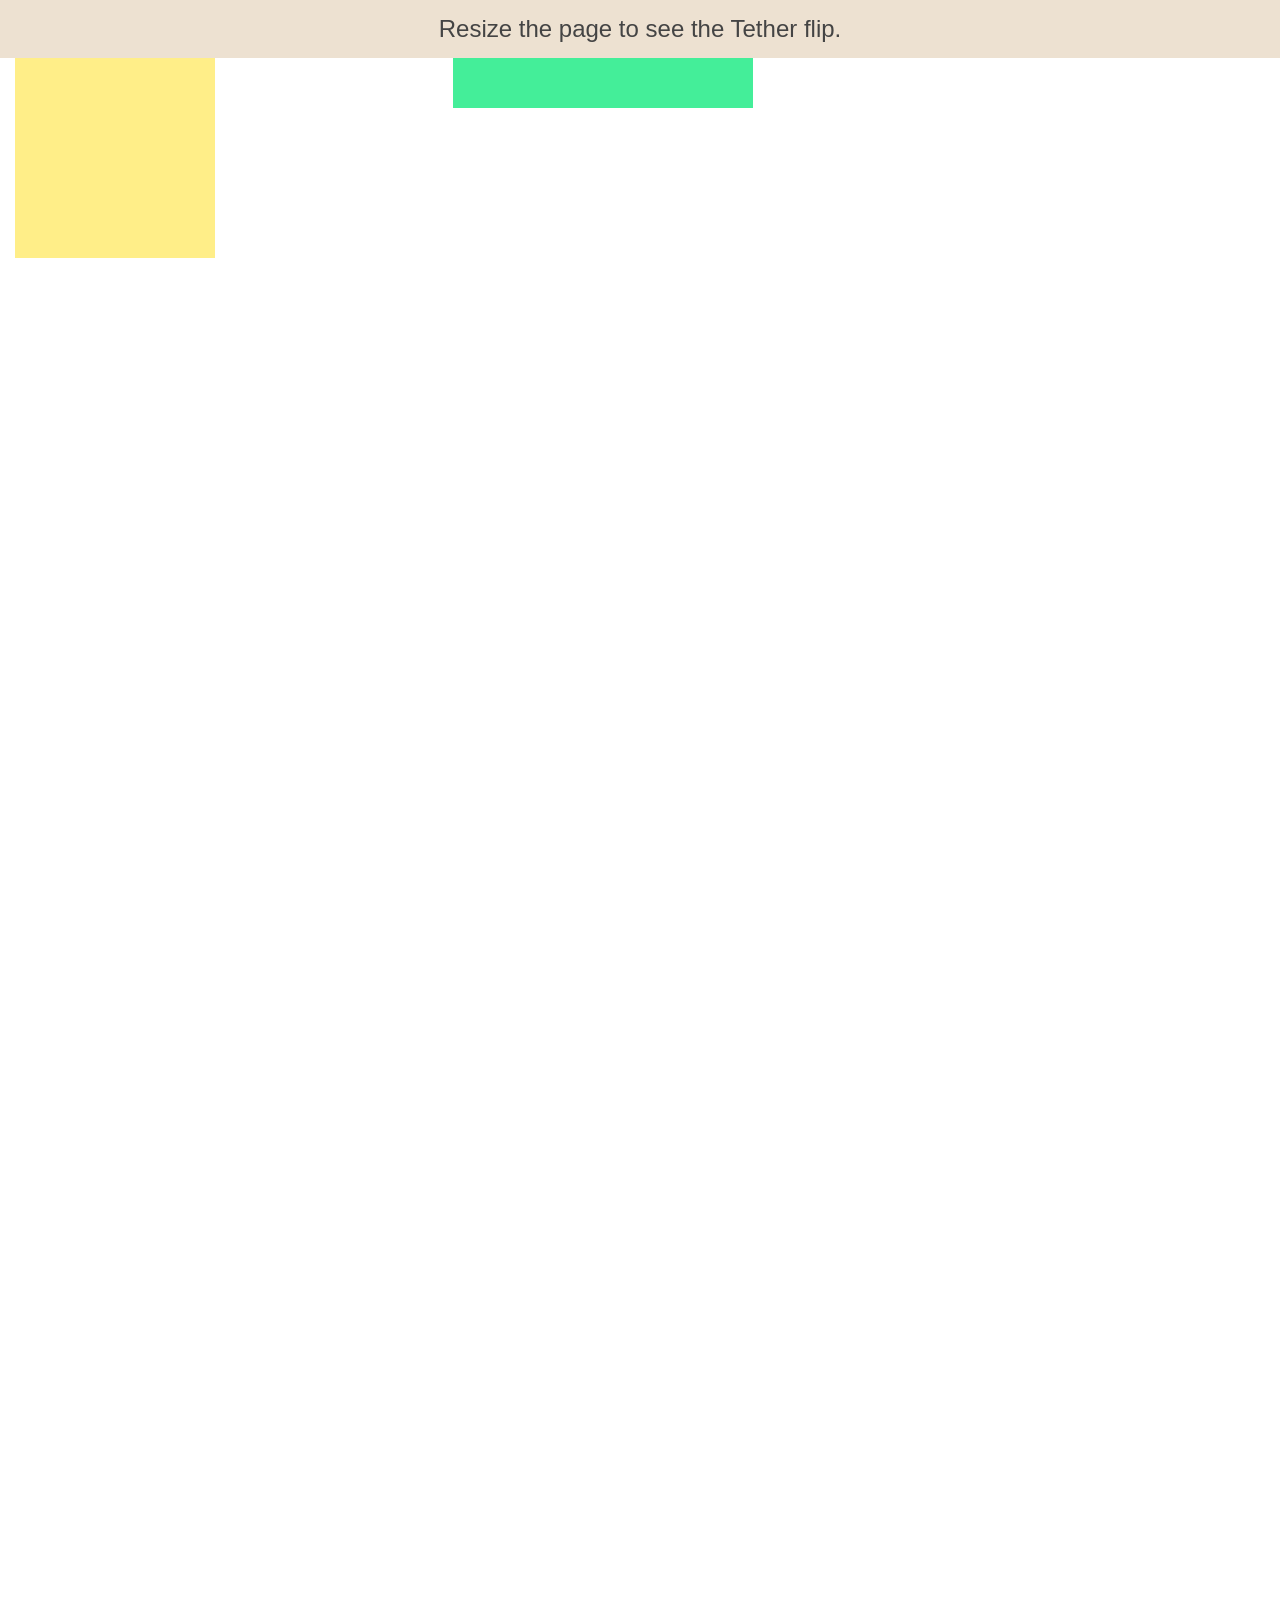
<file: node_modules/bootstrap/node_modules/tether/examples/simple/index.html>
<!DOCTYPE html>
<html>
    <head>
        <meta charset="utf-8">
        <meta http-equiv="X-UA-Compatible" content="chrome=1">
        <meta name="viewport" content="width=device-width, initial-scale=1, user-scalable=no">
        <link rel="stylesheet" href="../resources/css/base.css" />
        <link rel="stylesheet" href="../common/css/style.css" />
    </head>
    <body>
        <div class="instructions">Resize the page to see the Tether flip.</div>

        <div class="element"></div>
        <div class="target"></div>

        <script src="//github.hubspot.com/tether/dist/js/tether.js"></script>
        <script>
            new Tether({
                element: '.element',
                target: '.target',
                attachment: 'top left',
                targetAttachment: 'top right',
                constraints: [{
                    to: 'window',
                    attachment: 'together'
                }]
            });
        </script>
    </body>
</html>
</file>
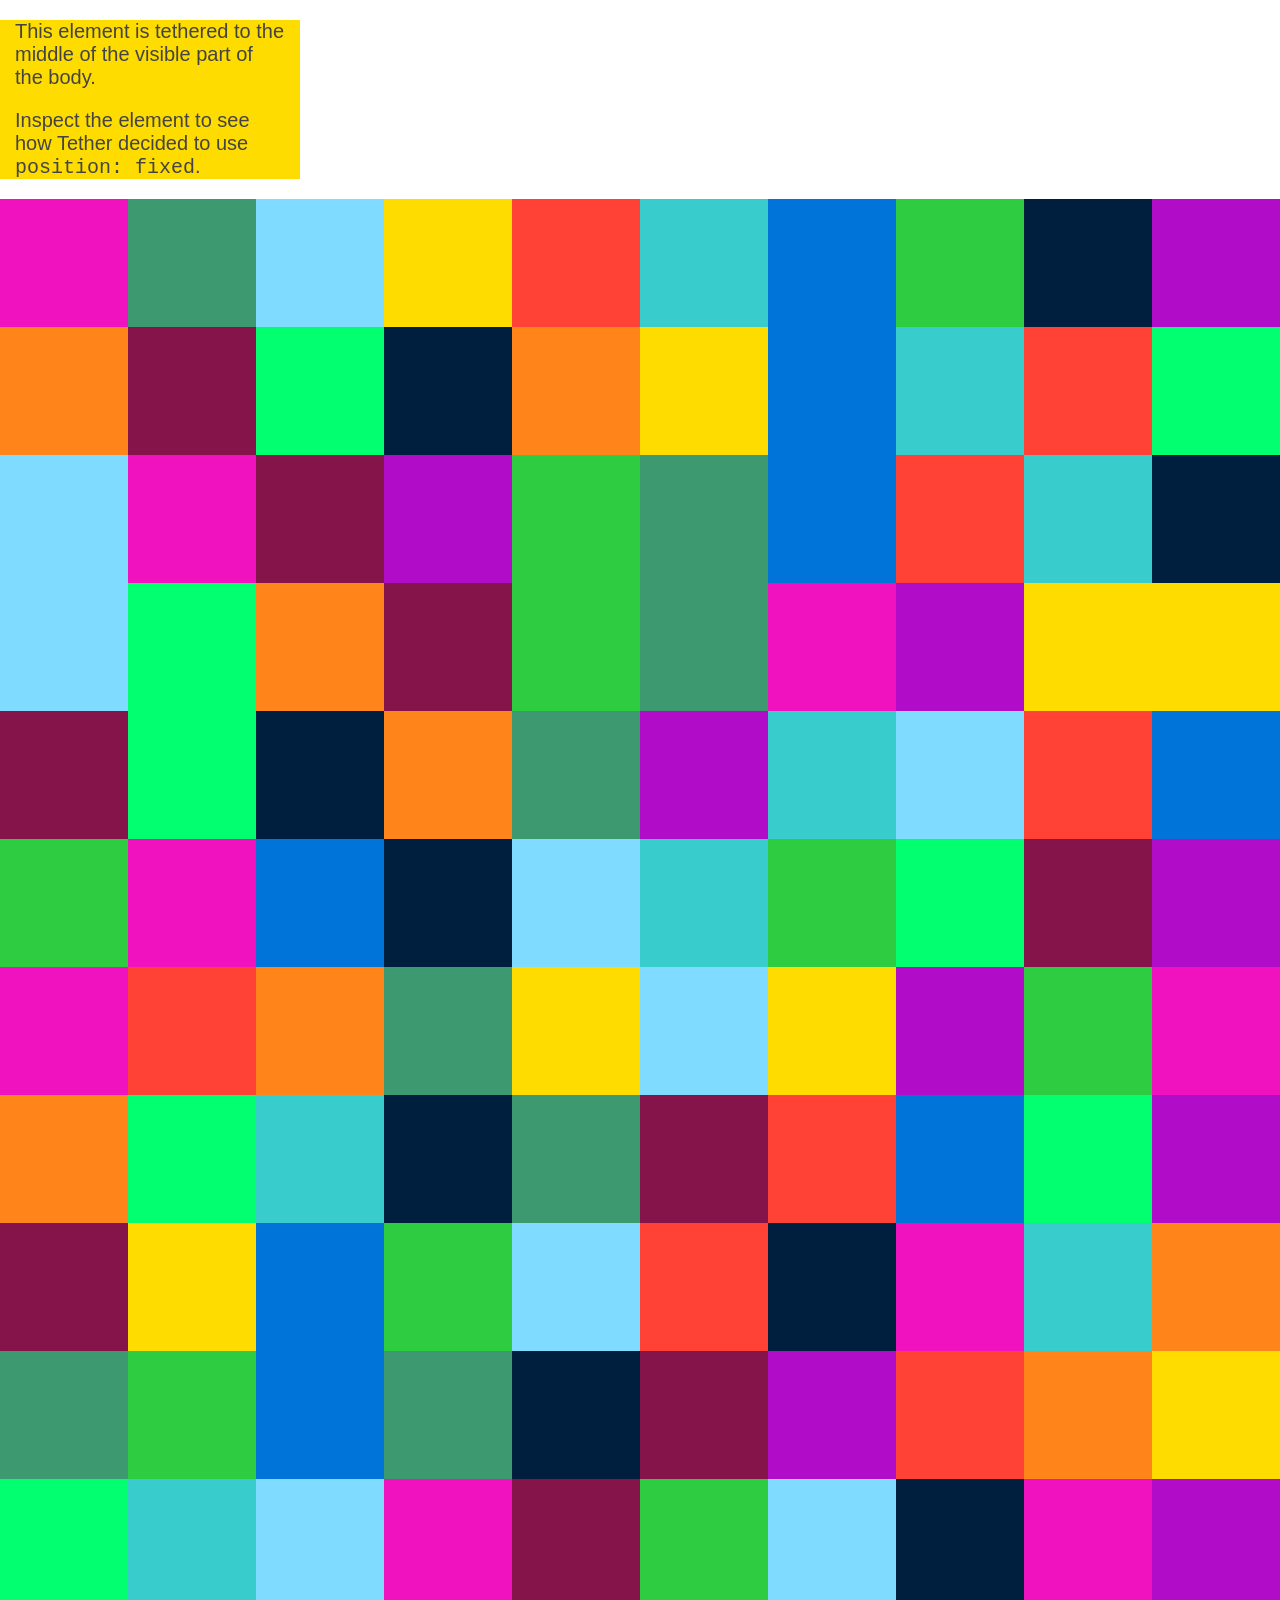
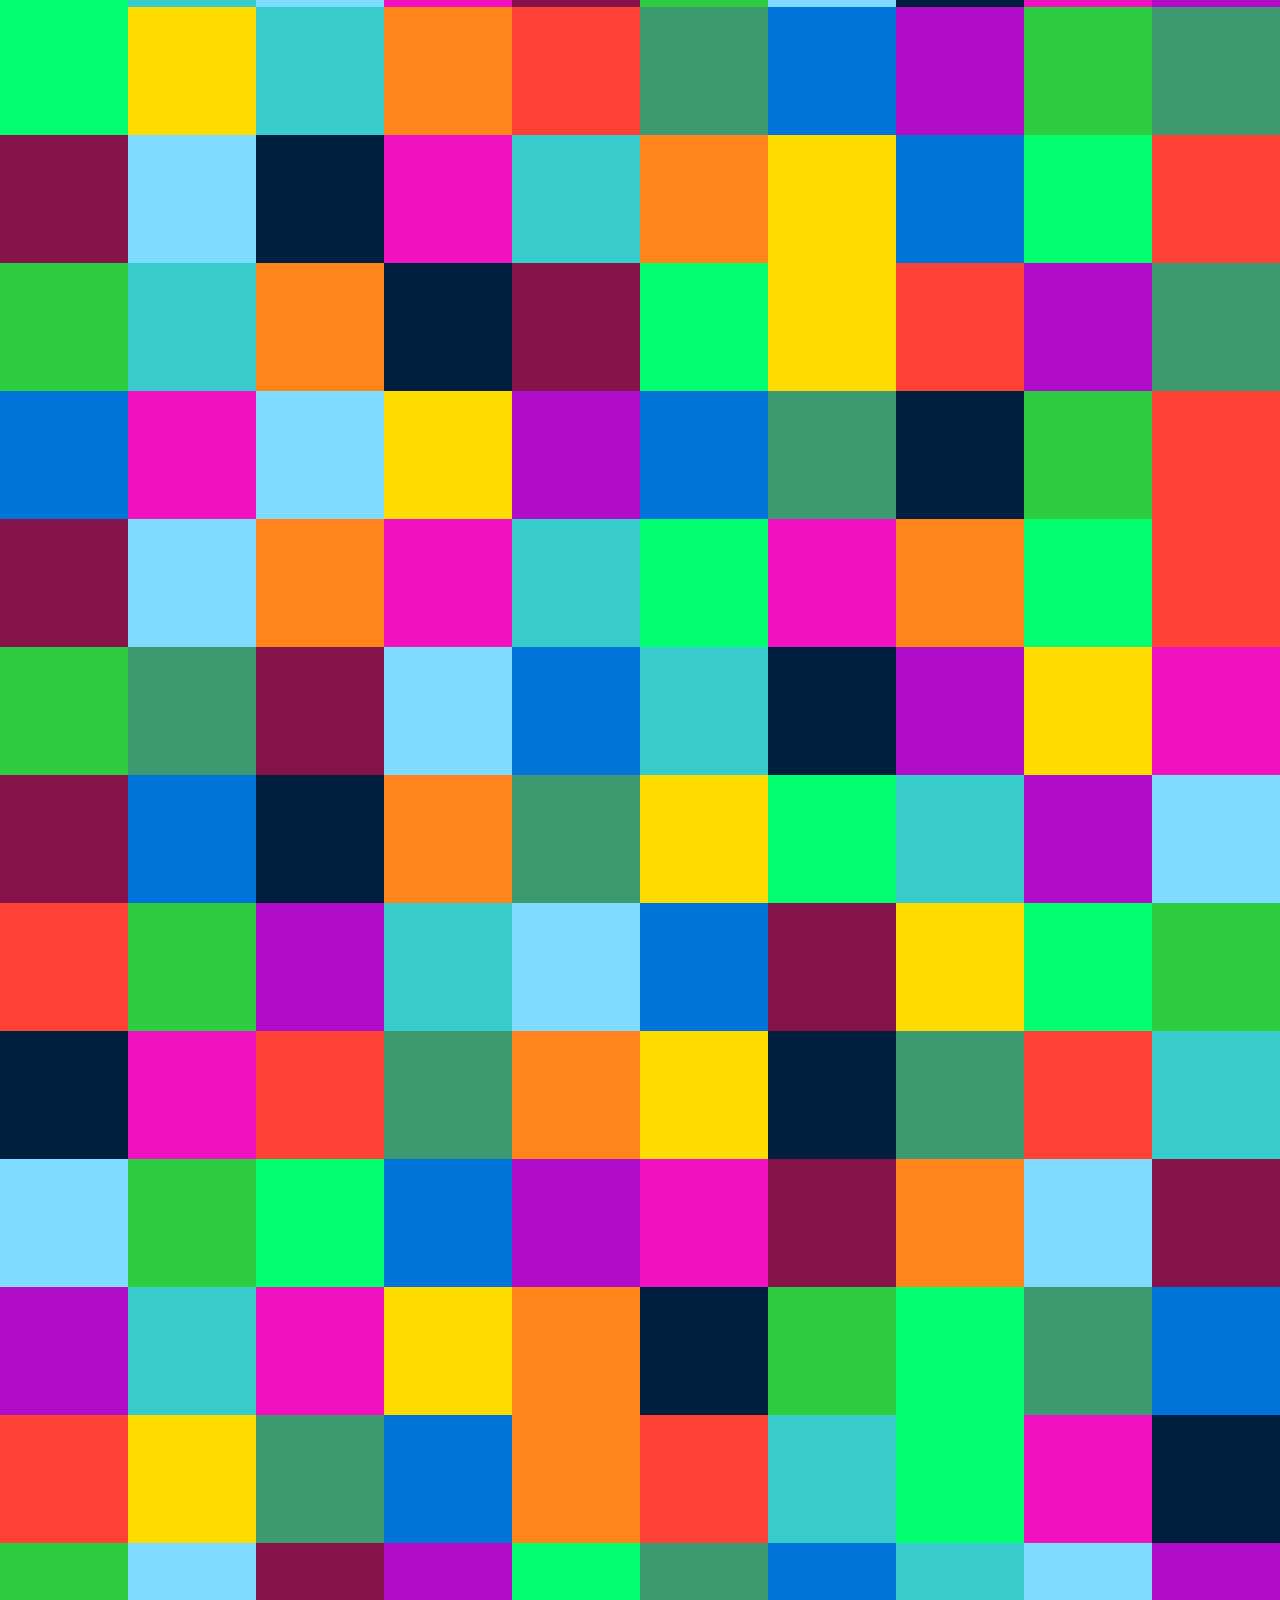
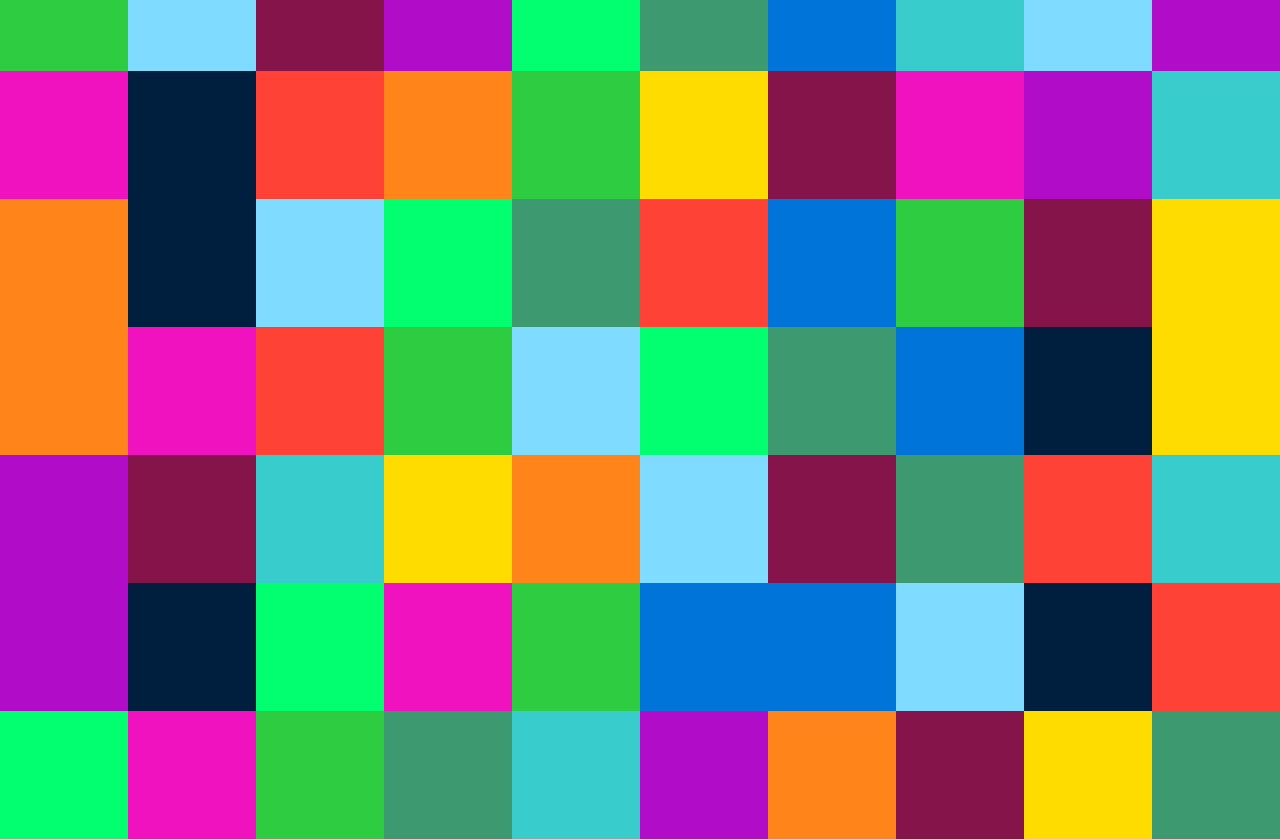
<file: node_modules/bootstrap/node_modules/tether/examples/viewport/index.html>
<!DOCTYPE html>
<html>
  <head>
    <link rel="stylesheet" href="../resources/css/base.css" />
    <link rel="stylesheet" href="./colors.css" />
    <style>
      * {
        box-sizing: border-box;
      }

      .element {
        background-color: #FFDC00;
        width: 80%;
        max-width: 300px;
        padding: 0 15px;
        font-size: 20px;
        box-shadow: 0 0 0 2px rgba(255, 255, 255, 0.3);
      }

      @media (max-width: 380px) {
        .element {
          font-size: 16px;
        }
      }

      .bit {
        width: 10vw;
        height: 10vw;
        float: left;
      }
    </style>
  </head>
  <body>
    <div class="element">
      <p>This element is tethered to the middle of the visible part of the body.</p>

      <p>Inspect the element to see how Tether decided
      to use <code>position: fixed</code>.</p>
    </div>

    <script src="//github.hubspot.com/tether/dist/js/tether.js"></script>
    <script>
      new Tether({
        element: '.element',
        target: document.body,
        attachment: 'middle center',
        targetAttachment: 'middle center',
        targetModifier: 'visible'
      });
    </script>

    <script>
      // Random colors bit, don't mind this
      colors = ['navy', 'blue', 'aqua', 'teal', 'olive', 'green', 'lime',
        'yellow', 'orange', 'red', 'fuchsia', 'purple', 'maroon'];

      curColors = null;
      for(var i=300; i--;){
        if (!curColors || !curColors.length)
          curColors = colors.slice(0);

        var bit = document.createElement('div')
        var index = (Math.random() * curColors.length)|0;
        bit.className = 'bit bg-' + curColors[index]
        curColors.splice(index, 1);
        document.body.appendChild(bit);
      }
    </script>
  </body>
</html>
</file>
<file: node_modules/bootstrap/node_modules/tether/examples/resources/css/base.css>
body {
    font-family: "Helvetica Neue", sans-serif;
    color: #444;
    margin: 0px;
}

a {
    cursor: pointer;
    color: blue;
}
</file>
<file: node_modules/bootstrap/node_modules/tether/examples/common/css/style.css>
body {
    min-height: 3000px;
}
.element {
    width: 200px;
    height: 200px;
    background-color: #fe8;
    position: absolute;
    z-index: 6;
}

.target {
    width: 300px;
    height: 50px;
    margin: 0 35%;
    background-color: #4e9;
}

.container {
    height: 600px;
    overflow: scroll;
    width: 600px;
    border: 20px solid #CCC;
    margin-top: 100px;
}

body {
    padding: 15px;
}

body > .container {
    margin: 0 auto;
}

.pad {
    height: 400px;
    width: 100px;
}

.instructions {
    width: 100%;
    text-align: center;
    font-size: 24px;
    padding: 15px;
    background-color: rgba(210, 180, 140, 0.4);
    margin: -15px -15px 0 -15px;
}
</file>
<file: node_modules/bootstrap/node_modules/tether/examples/viewport/colors.css>
@charset "UTF-8";
/****

   colors.css v1.0 For a friendlier looking web
   MIT License • http://clrs.cc • http://github.com/mrmrs/colors

   Author: mrmrs
           http://mrmrs.cc
           @mrmrs_

****/
/*

   SKINS
   • Backgrounds
   • Colors

*/
/* Backgrounds */
.bg-navy {
  background-color: #001f3f; }

.bg-blue {
  background-color: #0074d9; }

.bg-aqua {
  background-color: #7fdbff; }

.bg-teal {
  background-color: #39cccc; }

.bg-olive {
  background-color: #3d9970; }

.bg-green {
  background-color: #2ecc40; }

.bg-lime {
  background-color: #01ff70; }

.bg-yellow {
  background-color: #ffdc00; }

.bg-orange {
  background-color: #ff851b; }

.bg-red {
  background-color: #ff4136; }

.bg-fuchsia {
  background-color: #f012be; }

.bg-purple {
  background-color: #b10dc9; }

.bg-maroon {
  background-color: #85144b; }

.bg-white {
  background-color: white; }

.bg-gray {
  background-color: #aaaaaa; }

.bg-silver {
  background-color: #dddddd; }

.bg-black {
  background-color: #111111; }

/* Colors */
.navy {
  color: #001f3f; }

.blue {
  color: #0074d9; }

.aqua {
  color: #7fdbff; }

.teal {
  color: #39cccc; }

.olive {
  color: #3d9970; }

.green {
  color: #2ecc40; }

.lime {
  color: #01ff70; }

.yellow {
  color: #ffdc00; }

.orange {
  color: #ff851b; }

.red {
  color: #ff4136; }

.fuchsia {
  color: #f012be; }

.purple {
  color: #b10dc9; }

.maroon {
  color: #85144b; }

.white {
  color: white; }

.silver {
  color: #dddddd; }

.gray {
  color: #aaaaaa; }

.black {
  color: #111111; }

/* PRETTIER LINKS */
a {
  text-decoration: none;
  -webkit-transition: color .3s ease-in-out;
  transition: color .3s ease-in-out; }

a:link {
  color: #0074d9;
  -webkit-transition: color .3s ease-in-out;
  transition: color .3s ease-in-out; }

a:visited {
  color: #b10dc9; }

a:hover {
  color: #7fdbff;
  -webkit-transition: color .3s ease-in-out;
  transition: color .3s ease-in-out; }

a:active {
  color: #ff851b;
  -webkit-transition: color .3s ease-in-out;
  transition: color .3s ease-in-out; }
</file>
